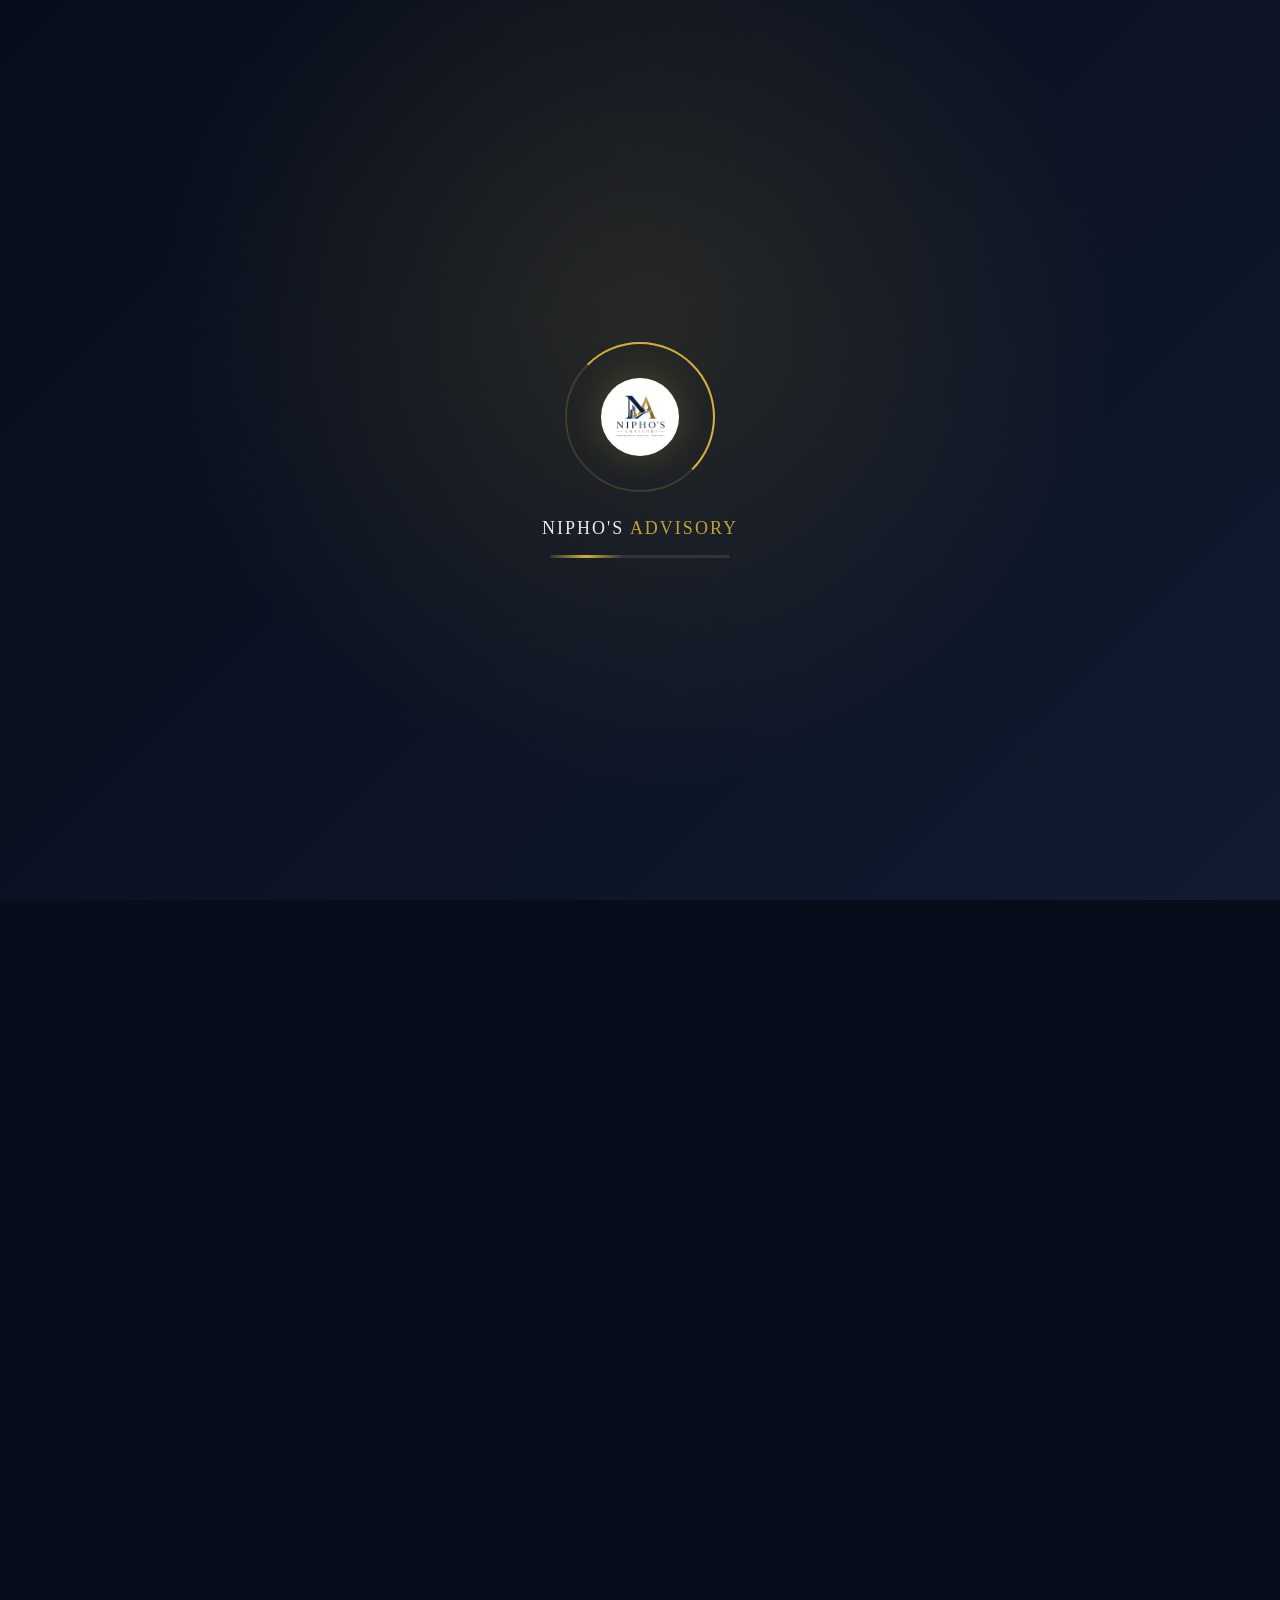
<file: index.html>
<!DOCTYPE html>
<html lang="en">
<head>
  <meta charset="UTF-8" />
  <meta name="viewport" content="width=device-width, initial-scale=1.0" />
  <title>Nipho's Advisory | Accounting, Tax & Business Solutions</title>
  <meta name="description" content="Nipho's Advisory - Accounting, Tax, Company Registration and Business Advisory Services">
  <meta name="theme-color" content="#0d1b2a">

  <!-- Open Graph / Facebook, WhatsApp, LinkedIn -->
  <meta property="og:type" content="website">
  <meta property="og:url" content="https://www.niphosadvisory.co.za">
  <meta property="og:title" content="Nipho's Advisory | Accounting, Tax & Business Solutions">
  <meta property="og:description" content="Professional Accounting, Tax, CIPC, Payroll and Business Advisory Services.">
  <meta property="og:image" content="https://www.niphosadvisory.co.za/assets/logo.png">
  <meta property="og:image:width" content="512">
  <meta property="og:image:height" content="512">

  <!-- Twitter / X Card -->
  <meta name="twitter:card" content="summary">
  <meta name="twitter:title" content="Nipho's Advisory | Accounting, Tax & Business Solutions">
  <meta name="twitter:description" content="Professional Accounting, Tax, CIPC, Payroll and Business Advisory Services.">
  <meta name="twitter:image" content="https://www.niphosadvisory.co.za/assets/logo.png">

  <link rel="icon" type="image/png" href="assets/logo.png">

  <style>
    * { margin: 0; padding: 0; box-sizing: border-box; }
    html { scroll-behavior: smooth; }
    body {
      font-family: Arial, Helvetica, sans-serif;
      background: #070d1b;
      color: #ffffff;
      overflow-x: hidden;
    }
    h1, h2, h3 { font-family: Georgia, 'Times New Roman', serif; }

    :root {
      --navy: #070d1b;
      --navy2: #101a2d;
      --gold: #d4af37;
      --soft: #c6ccd8;
      --muted: #9fa7b8;
      --white: #ffffff;
    }

    header {
      width: 100%;
      position: fixed;
      top: 0;
      left: 0;
      z-index: 1000;
      background: rgba(7, 13, 27, 0.9);
      backdrop-filter: blur(14px);
      border-bottom: 1px solid rgba(212, 175, 55, 0.25);
    }
    .navbar {
      max-width: 1250px;
      margin: auto;
      padding: 15px 24px;
      display: flex;
      align-items: center;
      justify-content: space-between;
    }
    .logo-area {
      display: flex;
      align-items: center;
      gap: 12px;
      text-decoration: none;
      color: var(--white);
    }
    .logo-area img {
      width: 56px;
      height: 56px;
      border-radius: 50%;
      object-fit: contain;
      background: #ffffff;
      padding: 4px;
      box-shadow: 0 0 30px rgba(212,175,55,.18);
    }
    .logo-area span {
      font-family: Georgia, 'Times New Roman', serif;
      font-size: 24px;
      font-weight: bold;
      letter-spacing: 1px;
    }
    nav ul {
      list-style: none;
      display: flex;
      align-items: center;
      gap: 28px;
    }
    nav a {
      text-decoration: none;
      color: var(--white);
      font-weight: 700;
      font-size: 15px;
      transition: 0.3s ease;
    }
    nav a:hover, nav a.active { color: var(--gold); }

    .hero {
      min-height: 100vh;
      padding: 125px 24px 80px;
      position: relative;
      display: flex;
      align-items: center;
      background:
        radial-gradient(circle at 78% 40%, rgba(212,175,55,.22), transparent 24%),
        radial-gradient(circle at 18% 28%, rgba(255,255,255,.08), transparent 25%),
        linear-gradient(135deg, #070d1b 0%, #0b1324 48%, #111b30 100%);
    }
    .hero::before {
      content: '';
      position: absolute;
      inset: 0;
      background-image: linear-gradient(rgba(255,255,255,.035) 1px, transparent 1px), linear-gradient(90deg, rgba(255,255,255,.035) 1px, transparent 1px);
      background-size: 48px 48px;
      mask-image: linear-gradient(to bottom, black, transparent 85%);
      pointer-events: none;
    }
    .hero-container {
      max-width: 1250px;
      width: 100%;
      margin: auto;
      display: grid;
      grid-template-columns: 1.08fr .92fr;
      align-items: center;
      gap: 55px;
      position: relative;
      z-index: 2;
    }
    .eyebrow {
      display: inline-flex;
      align-items: center;
      gap: 10px;
      background: rgba(212,175,55,.1);
      border: 1px solid rgba(212,175,55,.3);
      color: var(--gold);
      padding: 9px 14px;
      border-radius: 50px;
      font-size: 12px;
      letter-spacing: 3px;
      text-transform: uppercase;
      font-weight: 800;
      margin-bottom: 22px;
    }
    .hero h1 {
      font-size: clamp(45px, 6vw, 76px);
      line-height: 1.02;
      margin-bottom: 24px;
      max-width: 760px;
    }
    .hero h1 span { color: var(--gold); }
    .hero p {
      color: var(--soft);
      font-size: 19px;
      line-height: 1.85;
      margin-bottom: 32px;
      max-width: 720px;
    }
    .hero-buttons {
      display: flex;
      gap: 16px;
      flex-wrap: wrap;
      margin-bottom: 38px;
    }
    .btn {
      display: inline-block;
      padding: 14px 30px;
      border-radius: 40px;
      text-decoration: none;
      font-weight: 900;
      transition: 0.3s ease;
    }
    .btn-primary { background: var(--gold); color: var(--navy); }
    .btn-secondary { border: 1px solid rgba(212,175,55,.75); color: var(--white); }
    .btn:hover { transform: translateY(-3px); box-shadow: 0 14px 35px rgba(212,175,55,.2); }

    .trust-row {
      display: grid;
      grid-template-columns: repeat(3, 1fr);
      gap: 14px;
      max-width: 690px;
    }
    .trust-card {
      background: rgba(255,255,255,.055);
      border: 1px solid rgba(212,175,55,.18);
      border-radius: 18px;
      padding: 18px;
      backdrop-filter: blur(8px);
    }
    .trust-card strong {
      display: block;
      color: var(--gold);
      font-size: 24px;
      margin-bottom: 3px;
      font-family: Georgia, 'Times New Roman', serif;
    }
    .trust-card span { color: var(--muted); font-size: 13px; }

    .visual-wrap {
      position: relative;
      min-height: 520px;
      display: flex;
      align-items: center;
      justify-content: center;
    }
    .logo-orbit {
      width: 385px;
      height: 385px;
      border-radius: 50%;
      background: rgba(255,255,255,.96);
      display: flex;
      align-items: center;
      justify-content: center;
      border: 2px solid rgba(212,175,55,.55);
      box-shadow: 0 35px 90px rgba(0,0,0,.45), 0 0 60px rgba(212,175,55,.16);
      position: relative;
      z-index: 2;
    }
    .logo-orbit img { width: 84%; object-fit: contain; }
    .floating-card {
      position: absolute;
      background: rgba(16,26,45,.92);
      border: 1px solid rgba(212,175,55,.28);
      border-radius: 18px;
      padding: 16px 18px;
      box-shadow: 0 18px 40px rgba(0,0,0,.28);
      width: 215px;
    }
    .floating-card h3 { font-size: 18px; margin-bottom: 4px; }
    .floating-card p { color: var(--muted); font-size: 13px; line-height: 1.5; margin: 0; }
    .card-one { top: 42px; left: 0; }
    .card-two { right: 0; top: 170px; }
    .card-three { left: 45px; bottom: 45px; }

    .intro-section {
      padding: 80px 24px;
      background: #ffffff;
      color: var(--navy);
    }
    .container { max-width: 1250px; margin: auto; }
    .intro-grid {
      display: grid;
      grid-template-columns: .95fr 1.05fr;
      gap: 40px;
      align-items: center;
    }
    .section-label {
      color: #b88a2b;
      text-transform: uppercase;
      letter-spacing: 3px;
      font-weight: 900;
      font-size: 13px;
      margin-bottom: 10px;
    }
    .intro-section h2 {
      font-size: 44px;
      line-height: 1.12;
      margin-bottom: 18px;
    }
    .intro-section p {
      color: #4e5868;
      font-size: 17px;
      line-height: 1.8;
      margin-bottom: 18px;
    }
    .feature-list {
      display: grid;
      gap: 14px;
    }
    .feature-item {
      background: #f5f7fb;
      border-left: 5px solid var(--gold);
      border-radius: 14px;
      padding: 18px 20px;
    }
    .feature-item h3 { font-size: 21px; margin-bottom: 5px; }
    .feature-item p { margin: 0; font-size: 15px; }

    .services-preview {
      padding: 80px 24px;
      background: #070d1b;
    }
    .center-title { text-align: center; margin-bottom: 44px; }
    .center-title h2 { font-size: 44px; margin-bottom: 10px; }
    .center-title p { color: var(--gold); text-transform: uppercase; letter-spacing: 2px; font-weight: 800; }
    .preview-grid {
      display: grid;
      grid-template-columns: repeat(4, 1fr);
      gap: 20px;
    }
    .preview-card {
      background: var(--navy2);
      border: 1px solid rgba(212,175,55,.22);
      border-radius: 22px;
      padding: 28px 22px;
      min-height: 230px;
      transition: .3s ease;
    }
    .preview-card:hover { transform: translateY(-8px); border-color: rgba(212,175,55,.7); }
    .icon-box {
      width: 54px;
      height: 54px;
      border-radius: 16px;
      background: linear-gradient(135deg, var(--gold), #765f19);
      color: var(--navy);
      display: grid;
      place-items: center;
      font-size: 24px;
      margin-bottom: 20px;
    }
    .preview-card h3 { font-size: 24px; margin-bottom: 12px; }
    .preview-card p { color: var(--muted); line-height: 1.7; font-size: 15px; }

    .cta-section {
      padding: 80px 24px;
      background: linear-gradient(135deg, #d4af37, #8d6c16);
      color: var(--navy);
      text-align: center;
    }
    .cta-section h2 { font-size: 46px; margin-bottom: 14px; }
    .cta-section p { max-width: 760px; margin: 0 auto 28px; font-size: 18px; line-height: 1.8; }
    .cta-section .btn { background: var(--navy); color: #ffffff; }

    footer {
      padding: 26px 24px;
      text-align: center;
      color: #aeb6c5;
      background: #050915;
      border-top: 1px solid rgba(212,175,55,.18);
    }

    @media (max-width: 980px) {
      .navbar { flex-direction: column; gap: 14px; }
      nav ul { gap: 16px; flex-wrap: wrap; justify-content: center; }
      .hero-container, .intro-grid { grid-template-columns: 1fr; text-align: center; }
      .hero-content { margin: auto; }
      .hero-buttons { justify-content: center; }
      .trust-row, .preview-grid { grid-template-columns: 1fr; }
      .visual-wrap { min-height: auto; margin-top: 20px; }
      .logo-orbit { width: 280px; height: 280px; }
      .floating-card { position: static; width: 100%; margin-top: 14px; }
      .visual-wrap { display: grid; gap: 12px; }
    }
    #preloader{
      position:fixed;
      inset:0;
      background:
        radial-gradient(circle at 50% 35%, rgba(212,175,55,.14), transparent 55%),
        linear-gradient(135deg, #070d1b 0%, #0b1324 50%, #111b30 100%);
      display:flex;
      flex-direction:column;
      justify-content:center;
      align-items:center;
      z-index:99999;
      transition: opacity .6s ease, visibility .6s ease;
    }
    #preloader.hidden{
      opacity:0;
      visibility:hidden;
      pointer-events:none;
    }
    .preloader-ring{
      position:relative;
      width:150px;
      height:150px;
      display:flex;
      align-items:center;
      justify-content:center;
      margin-bottom:26px;
    }
    .preloader-ring::before{
      content:'';
      position:absolute;
      inset:0;
      border-radius:50%;
      border:2px solid rgba(212,175,55,.18);
    }
    .preloader-ring::after{
      content:'';
      position:absolute;
      inset:0;
      border-radius:50%;
      border:2px solid transparent;
      border-top-color: var(--gold);
      border-right-color: var(--gold);
      animation: spin 1.1s linear infinite;
    }
    #preloader img{
      width:78px;
      height:78px;
      border-radius:50%;
      background:#ffffff;
      padding:6px;
      object-fit:contain;
      box-shadow: 0 0 35px rgba(212,175,55,.25);
      animation:pulse 1.6s ease-in-out infinite;
      position:relative;
      z-index:2;
    }
    .preloader-text{
      font-family: Georgia, 'Times New Roman', serif;
      color: var(--white);
      font-size:18px;
      letter-spacing:2px;
      margin-bottom:16px;
      opacity:.9;
    }
    .preloader-text span{ color: var(--gold); }
    .preloader-bar{
      width:180px;
      height:3px;
      border-radius:3px;
      background: rgba(255,255,255,.1);
      overflow:hidden;
    }
    .preloader-bar::after{
      content:'';
      display:block;
      width:40%;
      height:100%;
      background: linear-gradient(90deg, transparent, var(--gold), transparent);
      animation: loadbar 3.00s ease-in-out infinite;
    }
    @keyframes loadbar{
      0%{ transform: translateX(-100%); }
      100%{ transform: translateX(350%); }
    }
    @keyframes spin{
      to{ transform: rotate(360deg); }
    }
    @keyframes pulse{
      0%{ transform:scale(.95); opacity:.85; }
      50%{ transform:scale(1.05); opacity:1; }
      100%{ transform:scale(.95); opacity:.85; }
    }
    body.preload-active{
      overflow:hidden;
    }
    main, header, footer{
      opacity:0;
      transition: opacity .7s ease;
    }
    body.content-ready main,
    body.content-ready header,
    body.content-ready footer{
      opacity:1;
    }
  </style>
</head>
<body class="preload-active">

  <div id="preloader">
    <div class="preloader-ring">
      <img src="assets/logo.png" alt="Nipho's Advisory">
    </div>
    <div class="preloader-text">NIPHO'S <span>ADVISORY</span></div>
    <div class="preloader-bar"></div>
  </div>

  <header>
    <div class="navbar">
      <a href="index.html" class="logo-area">
        <img src="assets/logo.png" alt="Nipho's Advisory Logo">
        <span>Nipho's Advisory</span>
      </a>

      <nav>
        <ul>
          <li><a href="index.html" class="active">Home</a></li>
          <li><a href="services.html">Services & Pricing</a></li>
          <li><a href="quote.html">Get a Quote</a></li>
          <li><a href="it-support.html">IT Support</a></li>
          <li><a href="about.html">About</a></li>
          <li><a href="contact.html">Contact</a></li>
        </ul>
      </nav>
    </div>
  </header>

  <main>
    <section class="hero">
      <div class="hero-container">
        <div class="hero-content">
          <div class="eyebrow">Premium business support</div>
          <h1>Build a business image that looks <span>professional, trusted, and ready to grow.</span></h1>
          <p>
            Nipho's Advisory helps entrepreneurs, startups, and established businesses with corporate advisory,
            branding, graphic design, professional documents, websites, printing, and merchandise solutions.
          </p>

          <div class="hero-buttons">
            <a href="services.html" class="btn btn-primary">Explore Our Services</a>
            <a href="contact.html" class="btn btn-secondary">Request a Quote</a>
          </div>

          <div class="trust-row">
            <div class="trust-card"><strong>01</strong><span>Corporate matters handled professionally</span></div>
            <div class="trust-card"><strong>02</strong><span>Brand identity built with purpose</span></div>
            <div class="trust-card"><strong>03</strong><span>Designs prepared for digital and print</span></div>
          </div>
        </div>

        <div class="visual-wrap">
          <div class="floating-card card-one"><h3>Corporate Advisory</h3><p>Compliance support, proposals, company profiles, and business documents.</p></div>
          <div class="logo-orbit"><img src="assets/logo.png" alt="Nipho's Advisory Logo"></div>
          <div class="floating-card card-two"><h3>Brand Identity</h3><p>Logo design, brand refresh, visual identity, and corporate stationery.</p></div>
          <div class="floating-card card-three"><h3>Design & Printing</h3><p>Posters, websites, business cards, merchandise, and print coordination.</p></div>
        </div>
      </div>
    </section>

    <section class="intro-section">
      <div class="container intro-grid">
        <div>
          <div class="section-label">Why choose us</div>
          <h2>We help your business look serious before you even speak.</h2>
          <p>
            A strong business image makes clients trust you faster. We combine corporate support with creative design
            so your company can present itself professionally across documents, social media, websites, proposals,
            printing, and branded materials.
          </p>
          <p>
            Whether you need a company profile, a logo, a proposal, a website, business cards, or a full brand package,
            we help you create material that is clean, premium, and ready for real business use.
          </p>
          <a href="about.html" class="btn btn-primary">Learn More</a>
        </div>

        <div class="feature-list">
          <div class="feature-item">
            <h3>Professional Presentation</h3>
            <p>We create clean and premium business material that improves how people see your company.</p>
          </div>
          <div class="feature-item">
            <h3>Business Support</h3>
            <p>We assist with company profiles, proposals, compliance support, policies, and business planning.</p>
          </div>
          <div class="feature-item">
            <h3>Complete Brand Image</h3>
            <p>From logos to websites, stationery, posters, merchandise, and printing coordination.</p>
          </div>
        </div>
      </div>
    </section>

    <section class="services-preview">
      <div class="container">
        <div class="center-title">
          <h2>What We Do</h2>
          <p>Corporate matters • Brand image • Lasting impact</p>
        </div>

        <div class="preview-grid">
          <div class="preview-card">
            <div class="icon-box">▣</div>
            <h3>Corporate & Business Advisory</h3>
            <p>Company registration assistance, business compliance support, proposals, company profiles, policies, and startup advisory.</p>
          </div>

          <div class="preview-card">
            <div class="icon-box">◆</div>
            <h3>Branding & Corporate Identity</h3>
            <p>Logo design, brand strategy, visual identity packages, corporate stationery, slogans, and email signatures.</p>
          </div>

          <div class="preview-card">
            <div class="icon-box">✦</div>
            <h3>Graphic & Digital Design</h3>
            <p>Business cards, posters, letterheads, brochures, banners, packaging, presentation decks, and website design.</p>
          </div>

          <div class="preview-card">
            <div class="icon-box">●</div>
            <h3>Printing & Merchandise</h3>
            <p>Branded T-shirts, promotional merchandise, custom packaging, corporate gifts, and printing coordination.</p>
          </div>
        </div>
      </div>
    </section>

    <section class="cta-section">
      <div class="container">
        <h2>Ready to upgrade your business image?</h2>
        <p>
          Tell us what you need and we will help you choose the right service package for your company, brand, or project.
        </p>
        <a href="quote.html" class="btn">Start Your Project</a>
      </div>
    </section>
  </main>

  <footer>
    <p>© 2026 Nipho's Advisory. Corporate Matters. Brand Image. Lasting Impact.</p>
  </footer>

  <script>
    (function () {
      var MIN_DISPLAY = 2000; // minimum time the loading screen stays visible
      var start = Date.now();
      var preloader = document.getElementById('preloader');
      var body = document.body;

      function reveal() {
        var elapsed = Date.now() - start;
        var wait = Math.max(MIN_DISPLAY - elapsed, 0);
        setTimeout(function () {
          if (preloader) preloader.classList.add('hidden');
          body.classList.remove('preload-active');
          body.classList.add('content-ready');
        }, wait);
      }

      if (document.readyState === 'complete') {
        reveal();
      } else {
        window.addEventListener('load', reveal);
      }
    })();
  </script>

</body>
</html>
</file>
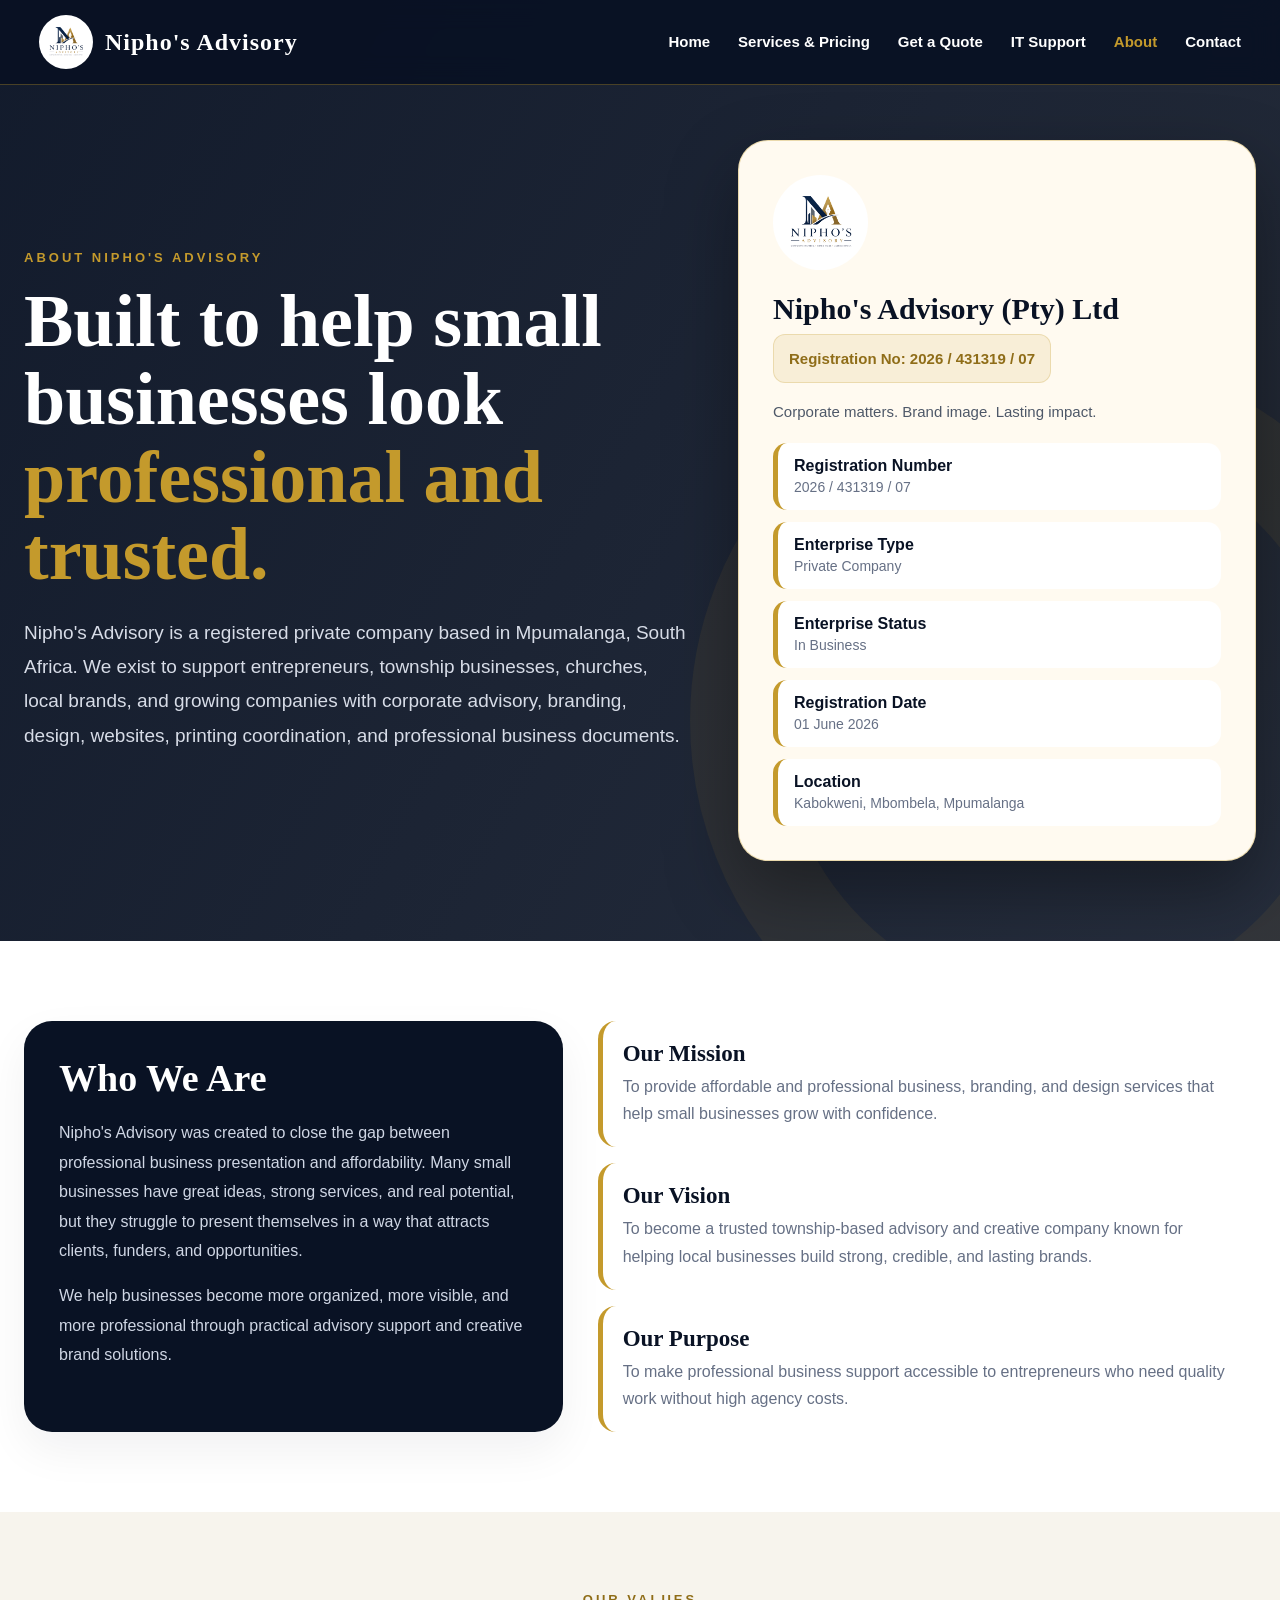
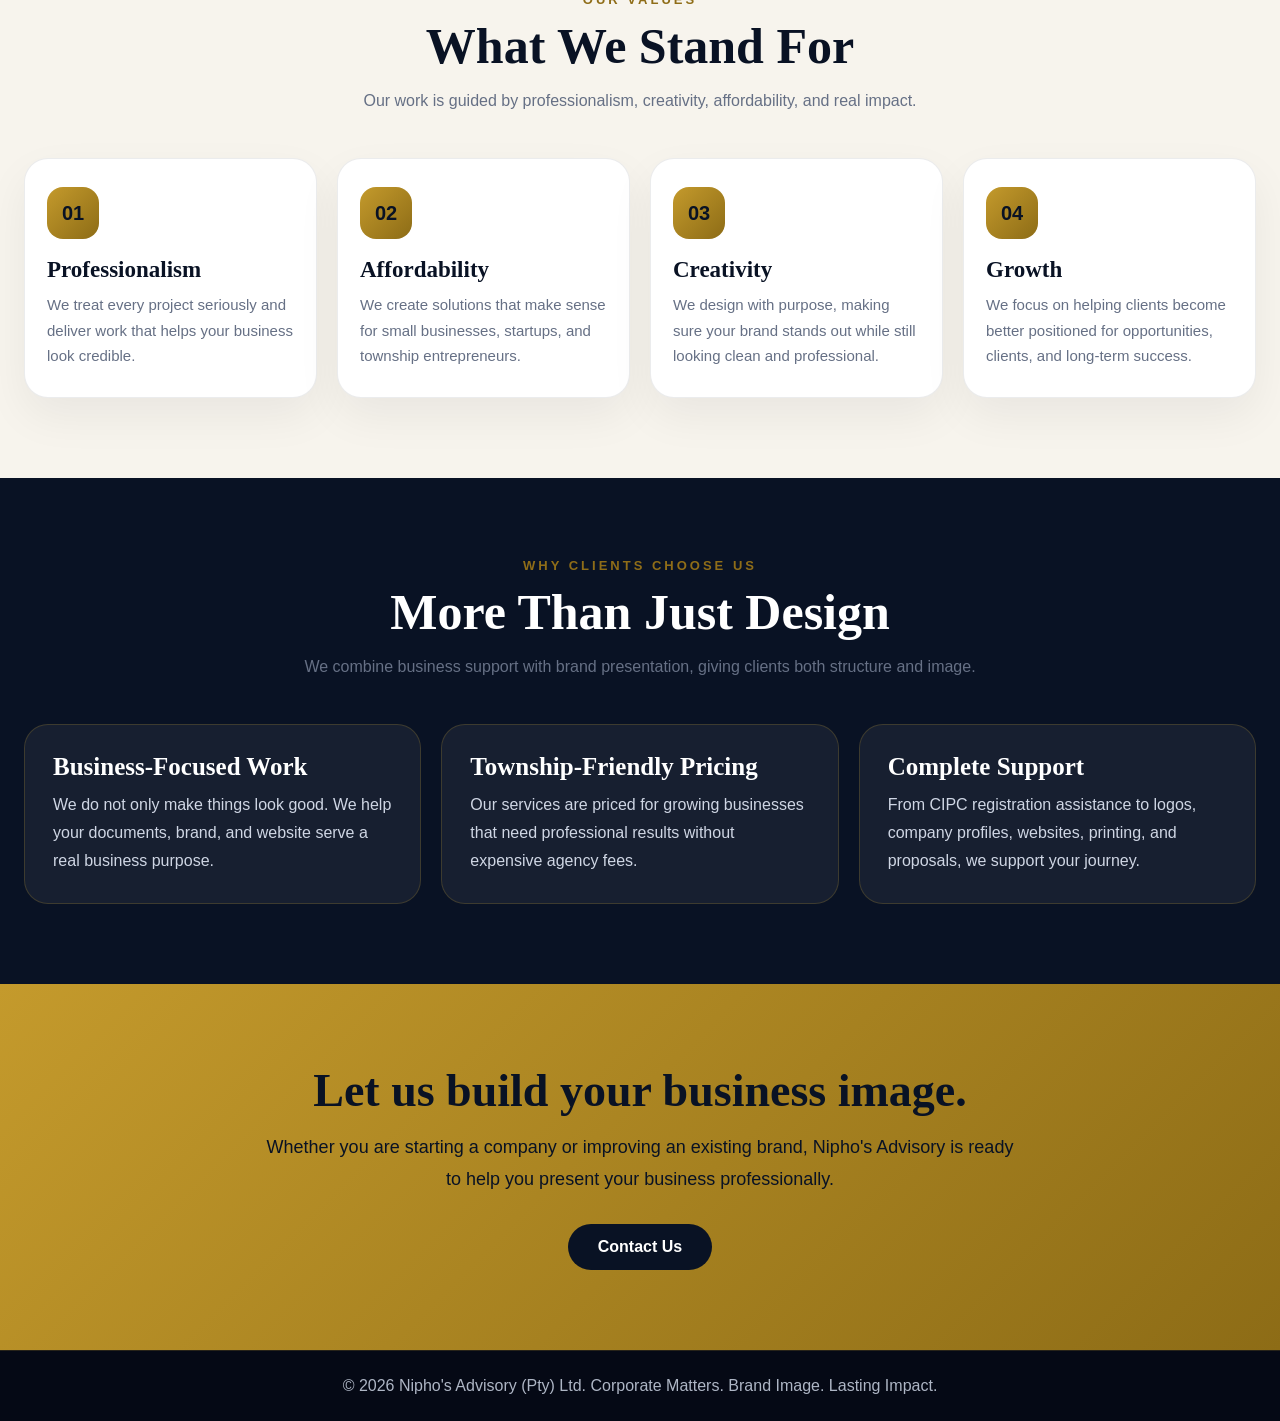
<file: about.html>
<!DOCTYPE html>
<html lang="en">
<head>
  <meta charset="UTF-8" />
  <meta name="viewport" content="width=device-width, initial-scale=1.0" />
  <title>Nipho's Advisory | About</title>

  <style>
    * { margin: 0; padding: 0; box-sizing: border-box; }
    html { scroll-behavior: smooth; }
    body {
      font-family: Arial, Helvetica, sans-serif;
      background: #f7f4ed;
      color: #091224;
      overflow-x: hidden;
    }
    h1, h2, h3 { font-family: Georgia, 'Times New Roman', serif; }

    :root {
      --navy: #091224;
      --navy2: #121d33;
      --cream: #f7f4ed;
      --cream2: #fffaf0;
      --gold: #c49a2c;
      --gold2: #8f6d18;
      --text: #263142;
      --muted: #667085;
      --white: #ffffff;
    }

    header {
      width: 100%;
      position: fixed;
      top: 0;
      left: 0;
      z-index: 1000;
      background: rgba(9, 18, 36, 0.94);
      backdrop-filter: blur(14px);
      border-bottom: 1px solid rgba(196, 154, 44, 0.35);
    }

    .navbar {
      max-width: 1250px;
      margin: auto;
      padding: 15px 24px;
      display: flex;
      align-items: center;
      justify-content: space-between;
    }

    .logo-area {
      display: flex;
      align-items: center;
      gap: 12px;
      text-decoration: none;
      color: var(--white);
    }

    .logo-area img {
      width: 54px;
      height: 54px;
      border-radius: 50%;
      object-fit: contain;
      background: #ffffff;
      padding: 4px;
    }

    .logo-area span {
      font-family: Georgia, 'Times New Roman', serif;
      font-size: 24px;
      font-weight: bold;
      letter-spacing: 1px;
    }

    nav ul {
      list-style: none;
      display: flex;
      align-items: center;
      gap: 28px;
    }

    nav a {
      text-decoration: none;
      color: var(--white);
      font-weight: 700;
      font-size: 15px;
      transition: 0.3s ease;
    }

    nav a:hover, nav a.active { color: var(--gold); }

    .hero {
      min-height: 78vh;
      padding: 140px 24px 80px;
      background:
        linear-gradient(120deg, rgba(9,18,36,.96), rgba(9,18,36,.88)),
        radial-gradient(circle at right, rgba(196,154,44,.32), transparent 35%);
      color: white;
      display: flex;
      align-items: center;
      position: relative;
      overflow: hidden;
    }

    .hero::after {
      content: '';
      position: absolute;
      width: 560px;
      height: 560px;
      right: -150px;
      bottom: -150px;
      border-radius: 50%;
      border: 90px solid rgba(196,154,44,.08);
    }

    .hero-inner {
      max-width: 1250px;
      margin: auto;
      display: grid;
      grid-template-columns: 1fr .78fr;
      gap: 50px;
      align-items: center;
      position: relative;
      z-index: 2;
    }

    .eyebrow {
      display: inline-block;
      color: var(--gold);
      text-transform: uppercase;
      letter-spacing: 3px;
      font-weight: 900;
      font-size: 13px;
      margin-bottom: 18px;
    }

    .hero h1 {
      font-size: clamp(42px, 6vw, 74px);
      line-height: 1.05;
      margin-bottom: 22px;
    }

    .hero h1 span { color: var(--gold); }

    .hero p {
      color: #d7dce7;
      font-size: 19px;
      line-height: 1.8;
      max-width: 780px;
    }

    .profile-card {
      background: var(--cream2);
      color: var(--navy);
      border-radius: 30px;
      padding: 34px;
      box-shadow: 0 30px 70px rgba(0,0,0,.35);
      border: 1px solid rgba(196,154,44,.35);
    }

    .profile-card img {
      width: 95px;
      height: 95px;
      object-fit: contain;
      background: white;
      border-radius: 50%;
      padding: 6px;
      margin-bottom: 18px;
    }

    .profile-card h3 { font-size: 30px; margin-bottom: 8px; }
    .profile-card p { color: #4e5868; font-size: 15px; margin-bottom: 18px; }

    .company-reg {
      display: inline-block;
      background: rgba(196,154,44,.12);
      color: var(--gold2) !important;
      border: 1px solid rgba(196,154,44,.25);
      padding: 10px 15px;
      border-radius: 12px;
      font-weight: 900;
      margin-bottom: 15px !important;
    }

    .detail-row {
      display: grid;
      gap: 12px;
      margin-top: 18px;
    }

    .detail {
      background: #ffffff;
      border-radius: 14px;
      padding: 14px 16px;
      border-left: 5px solid var(--gold);
    }

    .detail strong {
      display: block;
      color: var(--navy);
      margin-bottom: 3px;
    }

    .detail span { color: var(--muted); font-size: 14px; }

    section { padding: 80px 24px; }
    .container { max-width: 1250px; margin: auto; }

    .section-title {
      text-align: center;
      margin-bottom: 44px;
    }

    .section-title .small {
      color: var(--gold2);
      text-transform: uppercase;
      letter-spacing: 3px;
      font-weight: 900;
      font-size: 13px;
      margin-bottom: 10px;
    }

    .section-title h2 {
      font-size: clamp(34px, 4vw, 50px);
      margin-bottom: 12px;
    }

    .section-title p {
      color: var(--muted);
      max-width: 780px;
      margin: auto;
      line-height: 1.7;
    }

    .story-section { background: #ffffff; }

    .story-grid {
      display: grid;
      grid-template-columns: .9fr 1.1fr;
      gap: 35px;
      align-items: stretch;
    }

    .story-box {
      background: var(--cream2);
      border-radius: 28px;
      padding: 34px;
      border: 1px solid rgba(9,18,36,.08);
      box-shadow: 0 18px 45px rgba(9,18,36,.06);
    }

    .story-box.dark {
      background: var(--navy);
      color: #ffffff;
    }

    .story-box h2 {
      font-size: 38px;
      margin-bottom: 18px;
    }

    .story-box p {
      color: #556071;
      line-height: 1.85;
      margin-bottom: 15px;
      font-size: 16px;
    }

    .story-box.dark p { color: #cfd6e4; }

    .highlight-list {
      display: grid;
      gap: 16px;
    }

    .highlight-item {
      background: #ffffff;
      border-radius: 18px;
      padding: 20px;
      border-left: 5px solid var(--gold);
    }

    .highlight-item h3 {
      font-size: 23px;
      margin-bottom: 6px;
    }

    .highlight-item p {
      color: var(--muted);
      line-height: 1.7;
    }

    .values-section { background: var(--cream); }

    .values-grid {
      display: grid;
      grid-template-columns: repeat(4, 1fr);
      gap: 20px;
    }

    .value-card {
      background: #ffffff;
      border-radius: 24px;
      padding: 28px 22px;
      border: 1px solid rgba(9,18,36,.08);
      box-shadow: 0 18px 45px rgba(9,18,36,.06);
      transition: .3s ease;
    }

    .value-card:hover {
      transform: translateY(-7px);
    }

    .value-card strong {
      width: 52px;
      height: 52px;
      border-radius: 16px;
      background: linear-gradient(135deg, var(--gold), #8d6c16);
      display: grid;
      place-items: center;
      color: var(--navy);
      margin-bottom: 18px;
      font-size: 20px;
    }

    .value-card h3 {
      font-size: 23px;
      margin-bottom: 9px;
    }

    .value-card p {
      color: var(--muted);
      line-height: 1.7;
      font-size: 15px;
    }

    .why-section {
      background: var(--navy);
      color: white;
    }

    .why-grid {
      display: grid;
      grid-template-columns: repeat(3, 1fr);
      gap: 20px;
    }

    .why-card {
      background: rgba(255,255,255,.06);
      border: 1px solid rgba(196,154,44,.22);
      border-radius: 24px;
      padding: 28px;
    }

    .why-card h3 {
      font-size: 25px;
      margin-bottom: 10px;
    }

    .why-card p {
      color: #cfd6e4;
      line-height: 1.75;
    }

    .cta-section {
      background: linear-gradient(135deg, var(--gold), #8d6c16);
      color: var(--navy);
      text-align: center;
    }

    .cta-section h2 { font-size: 46px; margin-bottom: 14px; }
    .cta-section p { max-width: 760px; margin: 0 auto 28px; font-size: 18px; line-height: 1.8; }

    .btn {
      display: inline-block;
      padding: 14px 30px;
      border-radius: 40px;
      text-decoration: none;
      font-weight: 900;
      background: var(--navy);
      color: #ffffff;
      transition: .3s ease;
    }

    .btn:hover { transform: translateY(-3px); box-shadow: 0 14px 35px rgba(0,0,0,.2); }

    footer {
      padding: 26px 24px;
      text-align: center;
      color: #aeb6c5;
      background: #050915;
      border-top: 1px solid rgba(196,154,44,.18);
    }

    @media (max-width: 980px) {
      .navbar { flex-direction: column; gap: 14px; }
      nav ul { gap: 16px; flex-wrap: wrap; justify-content: center; }
      .hero-inner, .story-grid, .why-grid { grid-template-columns: 1fr; }
      .values-grid { grid-template-columns: repeat(2, 1fr); }
    }

    @media (max-width: 650px) {
      .values-grid { grid-template-columns: 1fr; }
      .profile-card, .story-box { padding: 24px; }
    }
  </style>
</head>
<body>

  <header>
    <div class="navbar">
      <a href="index.html" class="logo-area">
        <img src="assets/logo.png" alt="Nipho's Advisory Logo">
        <span>Nipho's Advisory</span>
      </a>

      <nav>
        <ul>
          <li><a href="index.html">Home</a></li>
          <li><a href="services.html">Services & Pricing</a></li>
          <li><a href="quote.html">Get a Quote</a></li>
          <li><a href="it-support.html">IT Support</a></li>
          <li><a href="about.html" class="active">About</a></li>
          <li><a href="contact.html">Contact</a></li>
        </ul>
      </nav>
    </div>
  </header>

  <main>
    <section class="hero">
      <div class="hero-inner">
        <div>
          <div class="eyebrow">About Nipho's Advisory</div>
          <h1>Built to help small businesses look <span>professional and trusted.</span></h1>
          <p>
            Nipho's Advisory is a registered private company based in Mpumalanga, South Africa. We exist to support entrepreneurs, township businesses, churches, local brands, and growing companies with corporate advisory, branding, design, websites, printing coordination, and professional business documents.
          </p>
        </div>

        <div class="profile-card">
          <img src="assets/logo.png" alt="Nipho's Advisory Logo">
          <h3>Nipho's Advisory (Pty) Ltd</h3>
          <p class="company-reg">Registration No: 2026 / 431319 / 07</p>
          <p>Corporate matters. Brand image. Lasting impact.</p>
          <div class="detail-row">
            <div class="detail"><strong>Registration Number</strong><span>2026 / 431319 / 07</span></div>
            <div class="detail"><strong>Enterprise Type</strong><span>Private Company</span></div>
            <div class="detail"><strong>Enterprise Status</strong><span>In Business</span></div>
            <div class="detail"><strong>Registration Date</strong><span>01 June 2026</span></div>
            <div class="detail"><strong>Location</strong><span>Kabokweni, Mbombela, Mpumalanga</span></div>
          </div>
        </div>
      </div>
    </section>

    <section class="story-section">
      <div class="container story-grid">
        <div class="story-box dark">
          <h2>Who We Are</h2>
          <p>
            Nipho's Advisory was created to close the gap between professional business presentation and affordability. Many small businesses have great ideas, strong services, and real potential, but they struggle to present themselves in a way that attracts clients, funders, and opportunities.
          </p>
          <p>
            We help businesses become more organized, more visible, and more professional through practical advisory support and creative brand solutions.
          </p>
        </div>

        <div class="highlight-list">
          <div class="highlight-item">
            <h3>Our Mission</h3>
            <p>To provide affordable and professional business, branding, and design services that help small businesses grow with confidence.</p>
          </div>
          <div class="highlight-item">
            <h3>Our Vision</h3>
            <p>To become a trusted township-based advisory and creative company known for helping local businesses build strong, credible, and lasting brands.</p>
          </div>
          <div class="highlight-item">
            <h3>Our Purpose</h3>
            <p>To make professional business support accessible to entrepreneurs who need quality work without high agency costs.</p>
          </div>
        </div>
      </div>
    </section>

    <section class="values-section">
      <div class="container">
        <div class="section-title">
          <div class="small">Our values</div>
          <h2>What We Stand For</h2>
          <p>Our work is guided by professionalism, creativity, affordability, and real impact.</p>
        </div>

        <div class="values-grid">
          <div class="value-card">
            <strong>01</strong>
            <h3>Professionalism</h3>
            <p>We treat every project seriously and deliver work that helps your business look credible.</p>
          </div>
          <div class="value-card">
            <strong>02</strong>
            <h3>Affordability</h3>
            <p>We create solutions that make sense for small businesses, startups, and township entrepreneurs.</p>
          </div>
          <div class="value-card">
            <strong>03</strong>
            <h3>Creativity</h3>
            <p>We design with purpose, making sure your brand stands out while still looking clean and professional.</p>
          </div>
          <div class="value-card">
            <strong>04</strong>
            <h3>Growth</h3>
            <p>We focus on helping clients become better positioned for opportunities, clients, and long-term success.</p>
          </div>
        </div>
      </div>
    </section>

    <section class="why-section">
      <div class="container">
        <div class="section-title">
          <div class="small">Why clients choose us</div>
          <h2>More Than Just Design</h2>
          <p>We combine business support with brand presentation, giving clients both structure and image.</p>
        </div>

        <div class="why-grid">
          <div class="why-card">
            <h3>Business-Focused Work</h3>
            <p>We do not only make things look good. We help your documents, brand, and website serve a real business purpose.</p>
          </div>
          <div class="why-card">
            <h3>Township-Friendly Pricing</h3>
            <p>Our services are priced for growing businesses that need professional results without expensive agency fees.</p>
          </div>
          <div class="why-card">
            <h3>Complete Support</h3>
            <p>From CIPC registration assistance to logos, company profiles, websites, printing, and proposals, we support your journey.</p>
          </div>
        </div>
      </div>
    </section>

    <section class="cta-section">
      <div class="container">
        <h2>Let us build your business image.</h2>
        <p>Whether you are starting a company or improving an existing brand, Nipho's Advisory is ready to help you present your business professionally.</p>
        <a href="contact.html" class="btn">Contact Us</a>
      </div>
    </section>
  </main>

  <footer>
    <p>© 2026 Nipho's Advisory (Pty) Ltd. Corporate Matters. Brand Image. Lasting Impact.</p>
  </footer>

</body>
</html>
</file>
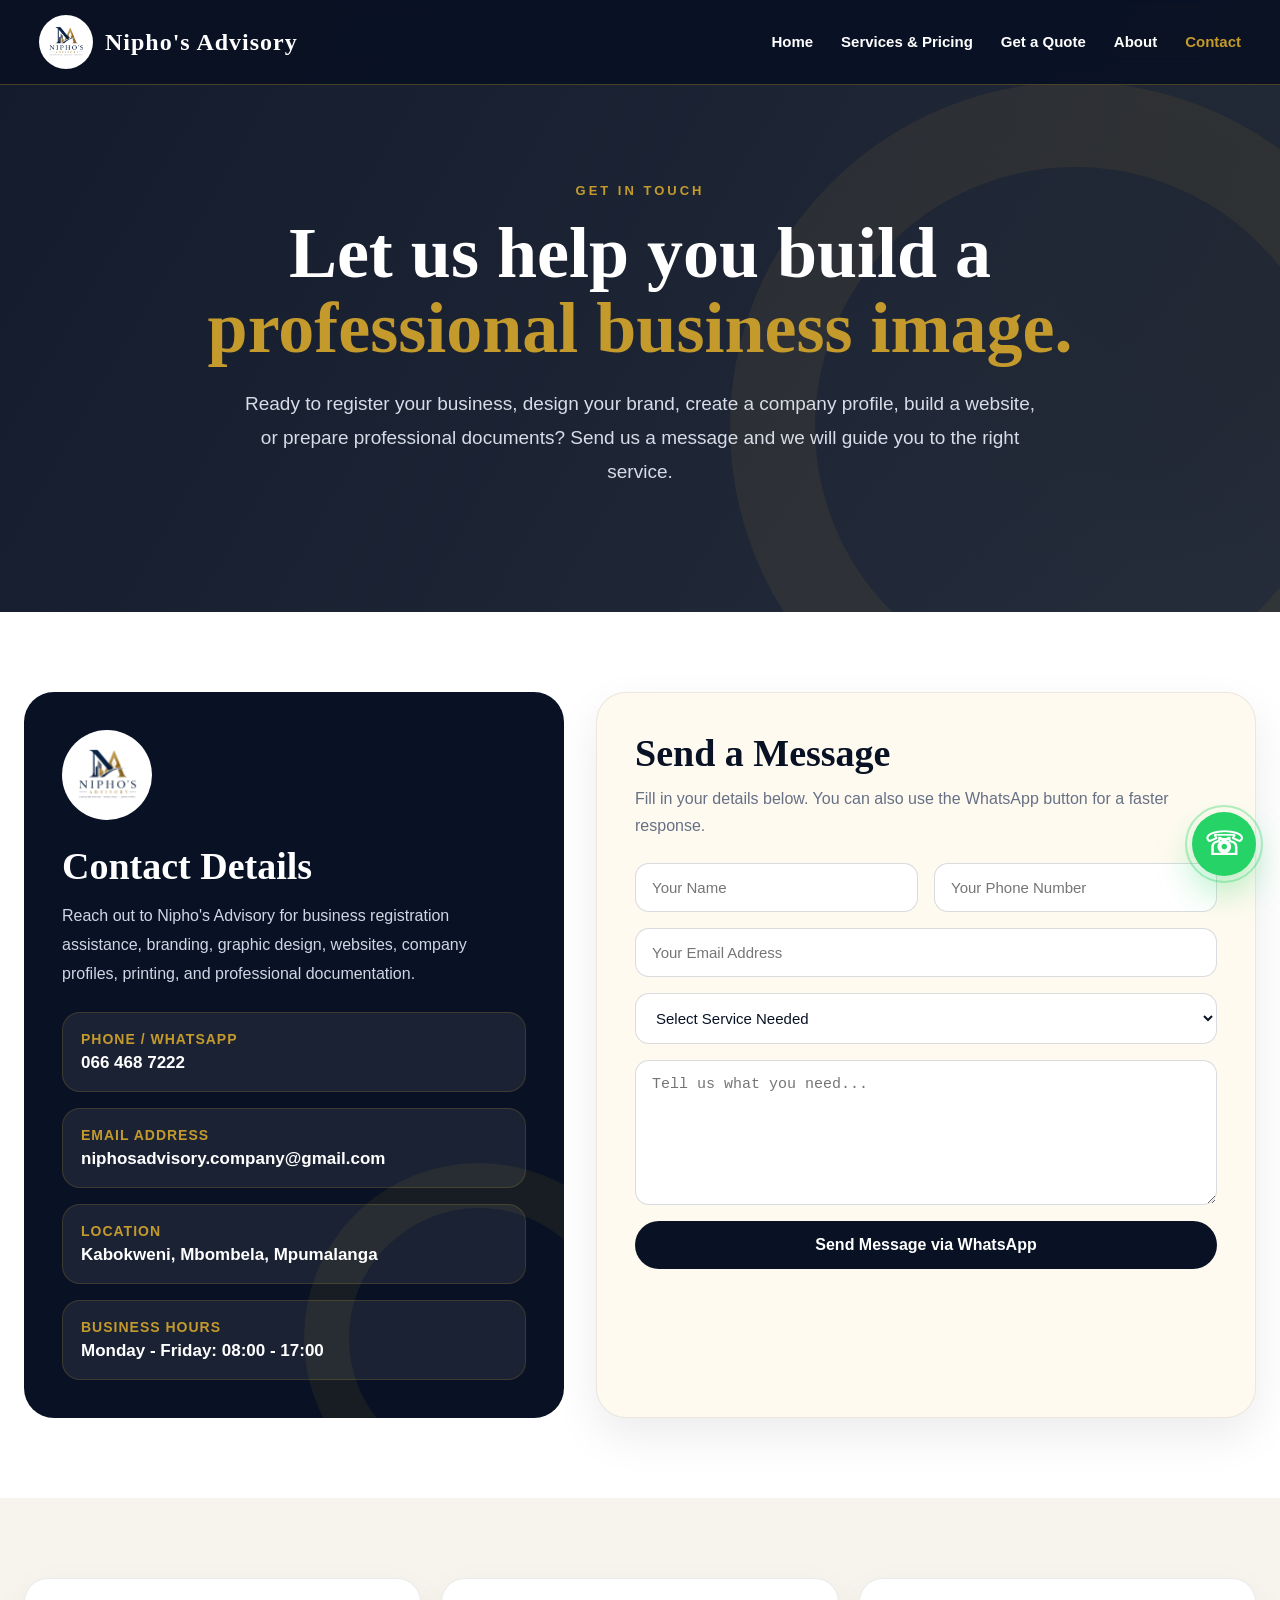
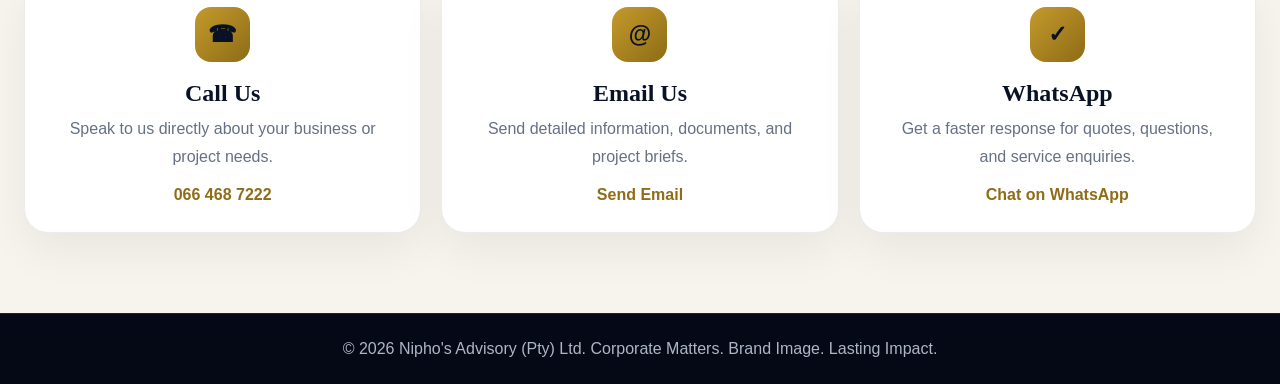
<file: contact.html>
<!DOCTYPE html>
<html lang="en">
<head>
  <meta charset="UTF-8" />
  <meta name="viewport" content="width=device-width, initial-scale=1.0" />
  <title>Nipho's Advisory | Contact</title>

  <style>
    * { margin: 0; padding: 0; box-sizing: border-box; }
    html { scroll-behavior: smooth; }
    body {
      font-family: Arial, Helvetica, sans-serif;
      background: #f7f4ed;
      color: #091224;
      overflow-x: hidden;
    }
    h1, h2, h3 { font-family: Georgia, 'Times New Roman', serif; }

    :root {
      --navy: #091224;
      --navy2: #121d33;
      --cream: #f7f4ed;
      --cream2: #fffaf0;
      --gold: #c49a2c;
      --gold2: #8f6d18;
      --text: #263142;
      --muted: #667085;
      --white: #ffffff;
      --whatsapp: #25d366;
    }

    header {
      width: 100%;
      position: fixed;
      top: 0;
      left: 0;
      z-index: 1000;
      background: rgba(9, 18, 36, 0.94);
      backdrop-filter: blur(14px);
      border-bottom: 1px solid rgba(196, 154, 44, 0.35);
    }

    .navbar {
      max-width: 1250px;
      margin: auto;
      padding: 15px 24px;
      display: flex;
      align-items: center;
      justify-content: space-between;
    }

    .logo-area {
      display: flex;
      align-items: center;
      gap: 12px;
      text-decoration: none;
      color: var(--white);
    }

    .logo-area img {
      width: 54px;
      height: 54px;
      border-radius: 50%;
      object-fit: contain;
      background: #ffffff;
      padding: 4px;
    }

    .logo-area span {
      font-family: Georgia, 'Times New Roman', serif;
      font-size: 24px;
      font-weight: bold;
      letter-spacing: 1px;
    }

    nav ul {
      list-style: none;
      display: flex;
      align-items: center;
      gap: 28px;
    }

    nav a {
      text-decoration: none;
      color: var(--white);
      font-weight: 700;
      font-size: 15px;
      transition: 0.3s ease;
    }

    nav a:hover, nav a.active { color: var(--gold); }

    .hero {
      min-height: 68vh;
      padding: 140px 24px 80px;
      background:
        linear-gradient(120deg, rgba(9,18,36,.96), rgba(9,18,36,.88)),
        radial-gradient(circle at right, rgba(196,154,44,.32), transparent 35%);
      color: white;
      display: flex;
      align-items: center;
      text-align: center;
      position: relative;
      overflow: hidden;
    }

    .hero::after {
      content: '';
      position: absolute;
      width: 520px;
      height: 520px;
      right: -140px;
      bottom: -160px;
      border-radius: 50%;
      border: 85px solid rgba(196,154,44,.08);
    }

    .hero-inner {
      max-width: 920px;
      margin: auto;
      position: relative;
      z-index: 2;
    }

    .eyebrow {
      color: var(--gold);
      text-transform: uppercase;
      letter-spacing: 3px;
      font-weight: 900;
      font-size: 13px;
      margin-bottom: 18px;
    }

    .hero h1 {
      font-size: clamp(42px, 6vw, 72px);
      line-height: 1.05;
      margin-bottom: 20px;
    }

    .hero h1 span { color: var(--gold); }

    .hero p {
      color: #d7dce7;
      font-size: 19px;
      line-height: 1.8;
      max-width: 800px;
      margin: auto;
    }

    section { padding: 80px 24px; }
    .container { max-width: 1250px; margin: auto; }

    .contact-section {
      background: #ffffff;
    }

    .contact-grid {
      display: grid;
      grid-template-columns: .9fr 1.1fr;
      gap: 32px;
      align-items: stretch;
    }

    .contact-info {
      background: var(--navy);
      color: white;
      border-radius: 30px;
      padding: 38px;
      position: relative;
      overflow: hidden;
    }

    .contact-info::after {
      content: '';
      position: absolute;
      width: 260px;
      height: 260px;
      border-radius: 50%;
      border: 45px solid rgba(196,154,44,.08);
      right: -90px;
      bottom: -95px;
    }

    .contact-info img {
      width: 90px;
      height: 90px;
      object-fit: contain;
      background: white;
      border-radius: 50%;
      padding: 6px;
      margin-bottom: 20px;
      position: relative;
      z-index: 2;
    }

    .contact-info h2 {
      font-size: 38px;
      margin-bottom: 14px;
      position: relative;
      z-index: 2;
    }

    .contact-info p {
      color: #cfd6e4;
      line-height: 1.8;
      margin-bottom: 24px;
      position: relative;
      z-index: 2;
    }

    .info-list {
      display: grid;
      gap: 16px;
      position: relative;
      z-index: 2;
    }

    .info-card {
      background: rgba(255,255,255,.07);
      border: 1px solid rgba(196,154,44,.2);
      border-radius: 18px;
      padding: 18px;
    }

    .info-card strong {
      display: block;
      color: var(--gold);
      margin-bottom: 6px;
      font-size: 14px;
      text-transform: uppercase;
      letter-spacing: 1px;
    }

    .info-card a,
    .info-card span {
      color: white;
      text-decoration: none;
      font-size: 17px;
      font-weight: 700;
    }

    .contact-form-box {
      background: var(--cream2);
      border-radius: 30px;
      padding: 38px;
      border: 1px solid rgba(9,18,36,.08);
      box-shadow: 0 18px 45px rgba(9,18,36,.08);
    }

    .contact-form-box h2 {
      font-size: 38px;
      margin-bottom: 10px;
    }

    .contact-form-box p {
      color: var(--muted);
      line-height: 1.7;
      margin-bottom: 24px;
    }

    form {
      display: grid;
      gap: 16px;
    }

    .form-row {
      display: grid;
      grid-template-columns: 1fr 1fr;
      gap: 16px;
    }

    input, select, textarea {
      width: 100%;
      padding: 15px 16px;
      border-radius: 14px;
      border: 1px solid rgba(9,18,36,.15);
      background: #ffffff;
      color: var(--navy);
      font-size: 15px;
      outline: none;
      transition: .3s ease;
    }

    input:focus, select:focus, textarea:focus {
      border-color: var(--gold);
      box-shadow: 0 0 0 4px rgba(196,154,44,.12);
    }

    textarea {
      min-height: 145px;
      resize: vertical;
    }

    .submit-btn {
      border: none;
      cursor: pointer;
      background: var(--navy);
      color: #ffffff;
      padding: 15px 30px;
      border-radius: 40px;
      font-weight: 900;
      font-size: 16px;
      transition: .3s ease;
    }

    .submit-btn:hover {
      background: var(--gold2);
      transform: translateY(-3px);
      box-shadow: 0 14px 35px rgba(9,18,36,.18);
    }

    .quick-section {
      background: var(--cream);
    }

    .quick-grid {
      display: grid;
      grid-template-columns: repeat(3, 1fr);
      gap: 20px;
    }

    .quick-card {
      background: #ffffff;
      border-radius: 24px;
      padding: 28px;
      border: 1px solid rgba(9,18,36,.08);
      box-shadow: 0 18px 45px rgba(9,18,36,.06);
      text-align: center;
    }

    .quick-card strong {
      width: 55px;
      height: 55px;
      margin: 0 auto 18px;
      border-radius: 16px;
      background: linear-gradient(135deg, var(--gold), #8d6c16);
      display: grid;
      place-items: center;
      color: var(--navy);
      font-size: 23px;
    }

    .quick-card h3 {
      font-size: 24px;
      margin-bottom: 8px;
    }

    .quick-card p {
      color: var(--muted);
      line-height: 1.7;
      margin-bottom: 16px;
    }

    .quick-card a {
      color: var(--gold2);
      font-weight: 900;
      text-decoration: none;
    }

    .whatsapp-float {
      position: fixed;
      right: 24px;
      bottom: 24px;
      width: 64px;
      height: 64px;
      border-radius: 50%;
      background: var(--whatsapp);
      color: white;
      display: flex;
      align-items: center;
      justify-content: center;
      text-decoration: none;
      font-size: 32px;
      font-weight: 900;
      z-index: 2000;
      box-shadow: 0 16px 35px rgba(37,211,102,.35);
      transition: .3s ease;
    }

    .whatsapp-float:hover {
      transform: scale(1.08) translateY(-4px);
      box-shadow: 0 20px 45px rgba(37,211,102,.45);
    }

    .whatsapp-float::before {
      content: '';
      position: absolute;
      inset: -7px;
      border-radius: 50%;
      border: 2px solid rgba(37,211,102,.35);
      animation: pulse 1.8s infinite;
    }

    @keyframes pulse {
      0% { transform: scale(.9); opacity: 1; }
      100% { transform: scale(1.35); opacity: 0; }
    }

    footer {
      padding: 26px 24px;
      text-align: center;
      color: #aeb6c5;
      background: #050915;
      border-top: 1px solid rgba(196,154,44,.18);
    }

    @media (max-width: 900px) {
      .navbar { flex-direction: column; gap: 14px; }
      nav ul { gap: 16px; flex-wrap: wrap; justify-content: center; }
      .contact-grid, .quick-grid, .form-row { grid-template-columns: 1fr; }
      .contact-info, .contact-form-box { padding: 28px; }
      .whatsapp-float { width: 58px; height: 58px; font-size: 29px; right: 18px; bottom: 18px; }
    }
  </style>
</head>
<body>

  <header>
    <div class="navbar">
      <a href="index.html" class="logo-area">
        <img src="assets/logo.png" alt="Nipho's Advisory Logo">
        <span>Nipho's Advisory</span>
      </a>

      <nav>
        <ul>
          <li><a href="index.html">Home</a></li>
          <li><a href="services.html">Services & Pricing</a></li>
          <li><a href="quote.html">Get a Quote</a></li>
          <li><a href="about.html">About</a></li>
          <li><a href="contact.html" class="active">Contact</a></li>
        </ul>
      </nav>
    </div>
  </header>

  <main>
    <section class="hero">
      <div class="hero-inner">
        <div class="eyebrow">Get in touch</div>
        <h1>Let us help you build a <span>professional business image.</span></h1>
        <p>
          Ready to register your business, design your brand, create a company profile, build a website, or prepare professional documents? Send us a message and we will guide you to the right service.
        </p>
      </div>
    </section>

    <section class="contact-section">
      <div class="container contact-grid">
        <div class="contact-info">
          <img src="assets/logo.png" alt="Nipho's Advisory Logo">
          <h2>Contact Details</h2>
          <p>
            Reach out to Nipho's Advisory for business registration assistance, branding, graphic design, websites, company profiles, printing, and professional documentation.
          </p>

          <div class="info-list">
            <div class="info-card">
              <strong>Phone / WhatsApp</strong>
              <a href="tel:0664687222">066 468 7222</a>
            </div>
            <div class="info-card">
              <strong>Email Address</strong>
              <a href="mailto:niphosadvisory.company@gmail.com">niphosadvisory.company@gmail.com</a>
            </div>
            <div class="info-card">
              <strong>Location</strong>
              <span>Kabokweni, Mbombela, Mpumalanga</span>
            </div>
            <div class="info-card">
              <strong>Business Hours</strong>
              <span>Monday - Friday: 08:00 - 17:00</span>
            </div>
          </div>
        </div>

        <div class="contact-form-box">
          <h2>Send a Message</h2>
          <p>Fill in your details below. You can also use the WhatsApp button for a faster response.</p>

          <form id="contact-form">
            <div class="form-row">
              <input type="text" name="name" id="name" placeholder="Your Name" required>
              <input type="tel" name="phone" id="phone" placeholder="Your Phone Number" required>
            </div>

            <input type="email" name="email" id="email" placeholder="Your Email Address" required>

            <select name="service" id="service" required>
              <option value="">Select Service Needed</option>
              <option>CIPC Company Registration Assistance</option>
              <option>Logo / Branding</option>
              <option>Company Profile</option>
              <option>Website Design</option>
              <option>Business Proposal / Business Plan</option>
              <option>Graphic Design</option>
              <option>Printing & Merchandise</option>
              <option>Other Service</option>
            </select>

            <textarea name="message" id="message" placeholder="Tell us what you need..." required></textarea>

            <button type="submit" class="submit-btn">Send Message via WhatsApp</button>
          </form>
        </div>
      </div>
    </section>

    <section class="quick-section">
      <div class="container">
        <div class="quick-grid">
          <div class="quick-card">
            <strong>☎</strong>
            <h3>Call Us</h3>
            <p>Speak to us directly about your business or project needs.</p>
            <a href="tel:0664687222">066 468 7222</a>
          </div>

          <div class="quick-card">
            <strong>@</strong>
            <h3>Email Us</h3>
            <p>Send detailed information, documents, and project briefs.</p>
            <a href="mailto:niphosadvisory.company@gmail.com">Send Email</a>
          </div>

          <div class="quick-card">
            <strong>✓</strong>
            <h3>WhatsApp</h3>
            <p>Get a faster response for quotes, questions, and service enquiries.</p>
            <a href="https://wa.me/27664687222?text=Hello%20Nipho's%20Advisory%2C%20I%20would%20like%20to%20ask%20about%20your%20services." target="_blank">Chat on WhatsApp</a>
          </div>
        </div>
      </div>
    </section>
  </main>

  <a class="whatsapp-float" href="https://wa.me/27664687222?text=Hello%20Nipho's%20Advisory%2C%20I%20would%20like%20to%20ask%20about%20your%20services." target="_blank" aria-label="Chat on WhatsApp">☏</a>

  <footer>
    <p>© 2026 Nipho's Advisory (Pty) Ltd. Corporate Matters. Brand Image. Lasting Impact.</p>
  </footer>

  <script>
    document.getElementById('contact-form').addEventListener('submit', function (e) {
      e.preventDefault();

      var name = document.getElementById('name').value.trim();
      var phone = document.getElementById('phone').value.trim();
      var email = document.getElementById('email').value.trim();
      var service = document.getElementById('service').value.trim();
      var message = document.getElementById('message').value.trim();

      var text =
        "Hello Nipho's Advisory, I would like to enquire about your services." +
        "\n\n*Name:* " + name +
        "\n*Phone:* " + phone +
        "\n*Email:* " + email +
        "\n*Service Needed:* " + service +
        "\n*Message:* " + message;

      var whatsappUrl = "https://wa.me/27664687222?text=" + encodeURIComponent(text);
      window.open(whatsappUrl, '_blank');
    });
  </script>

</body>
</html>
</file>
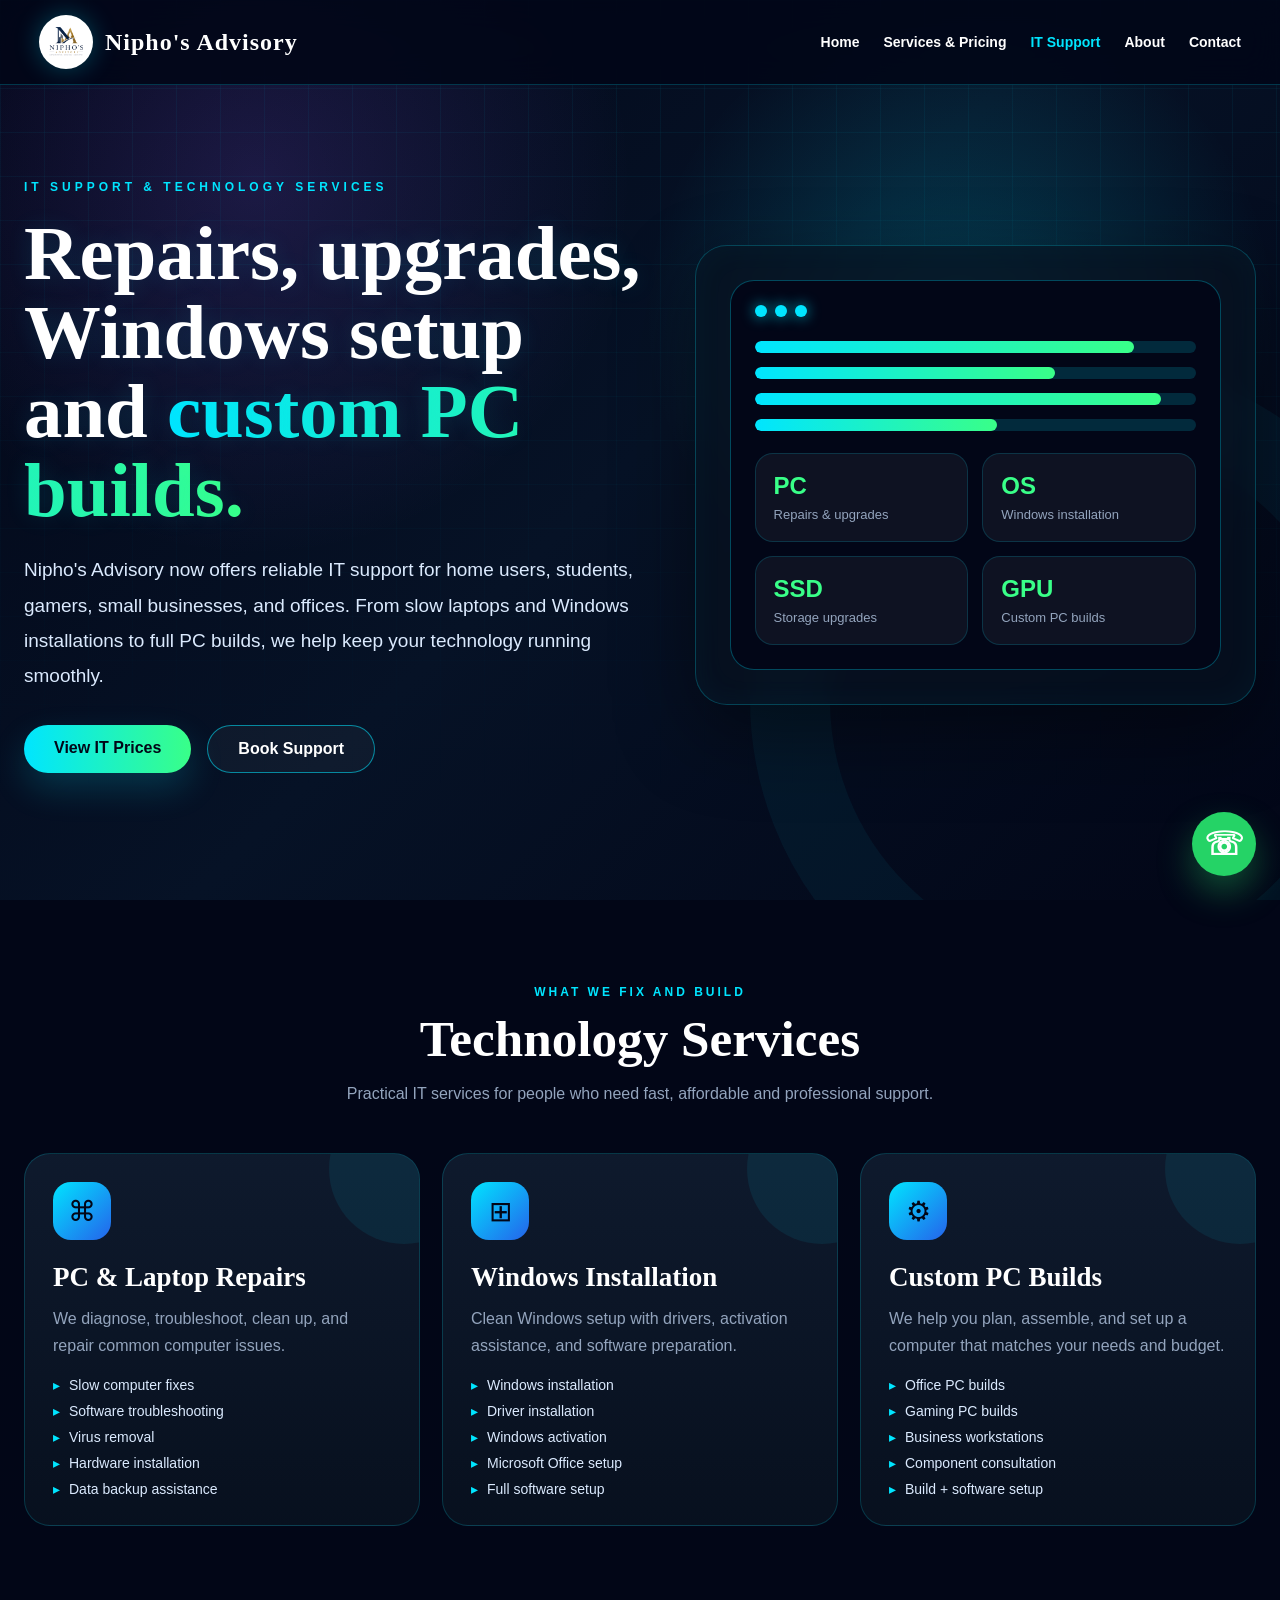
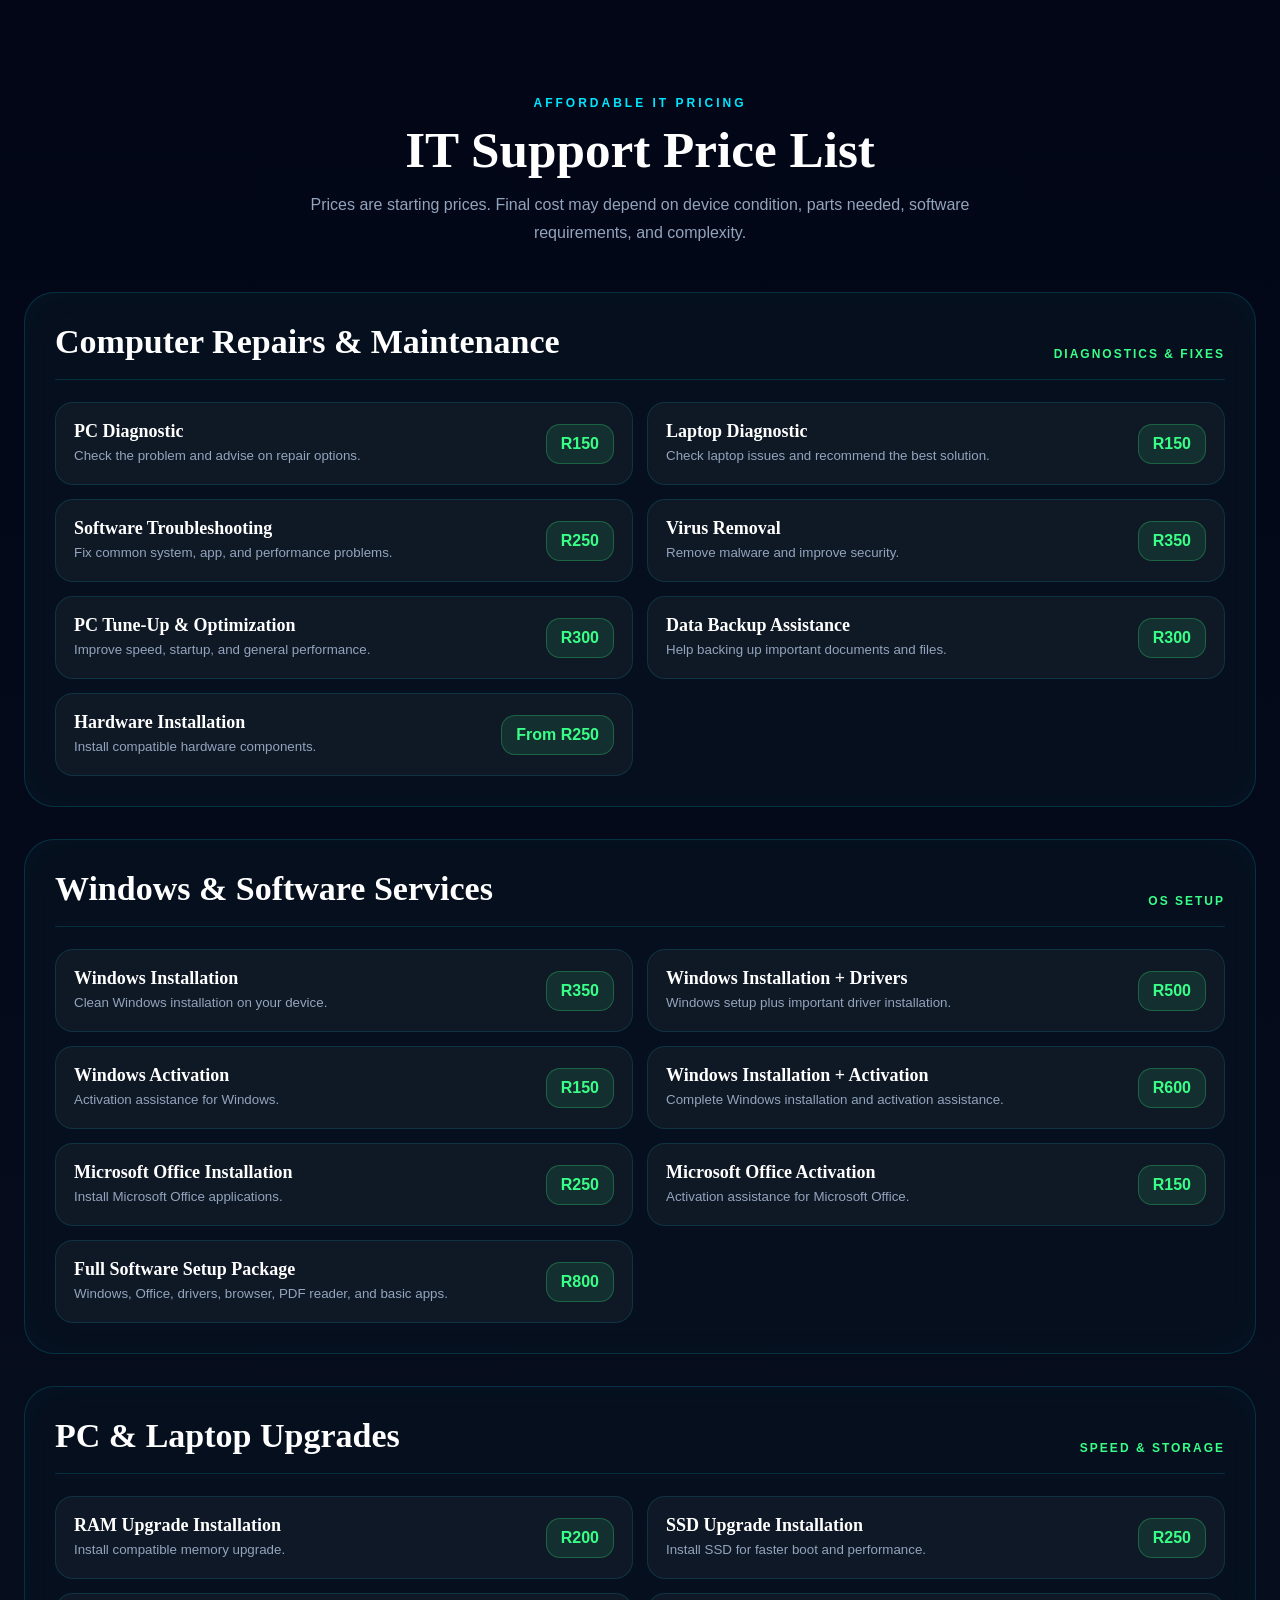
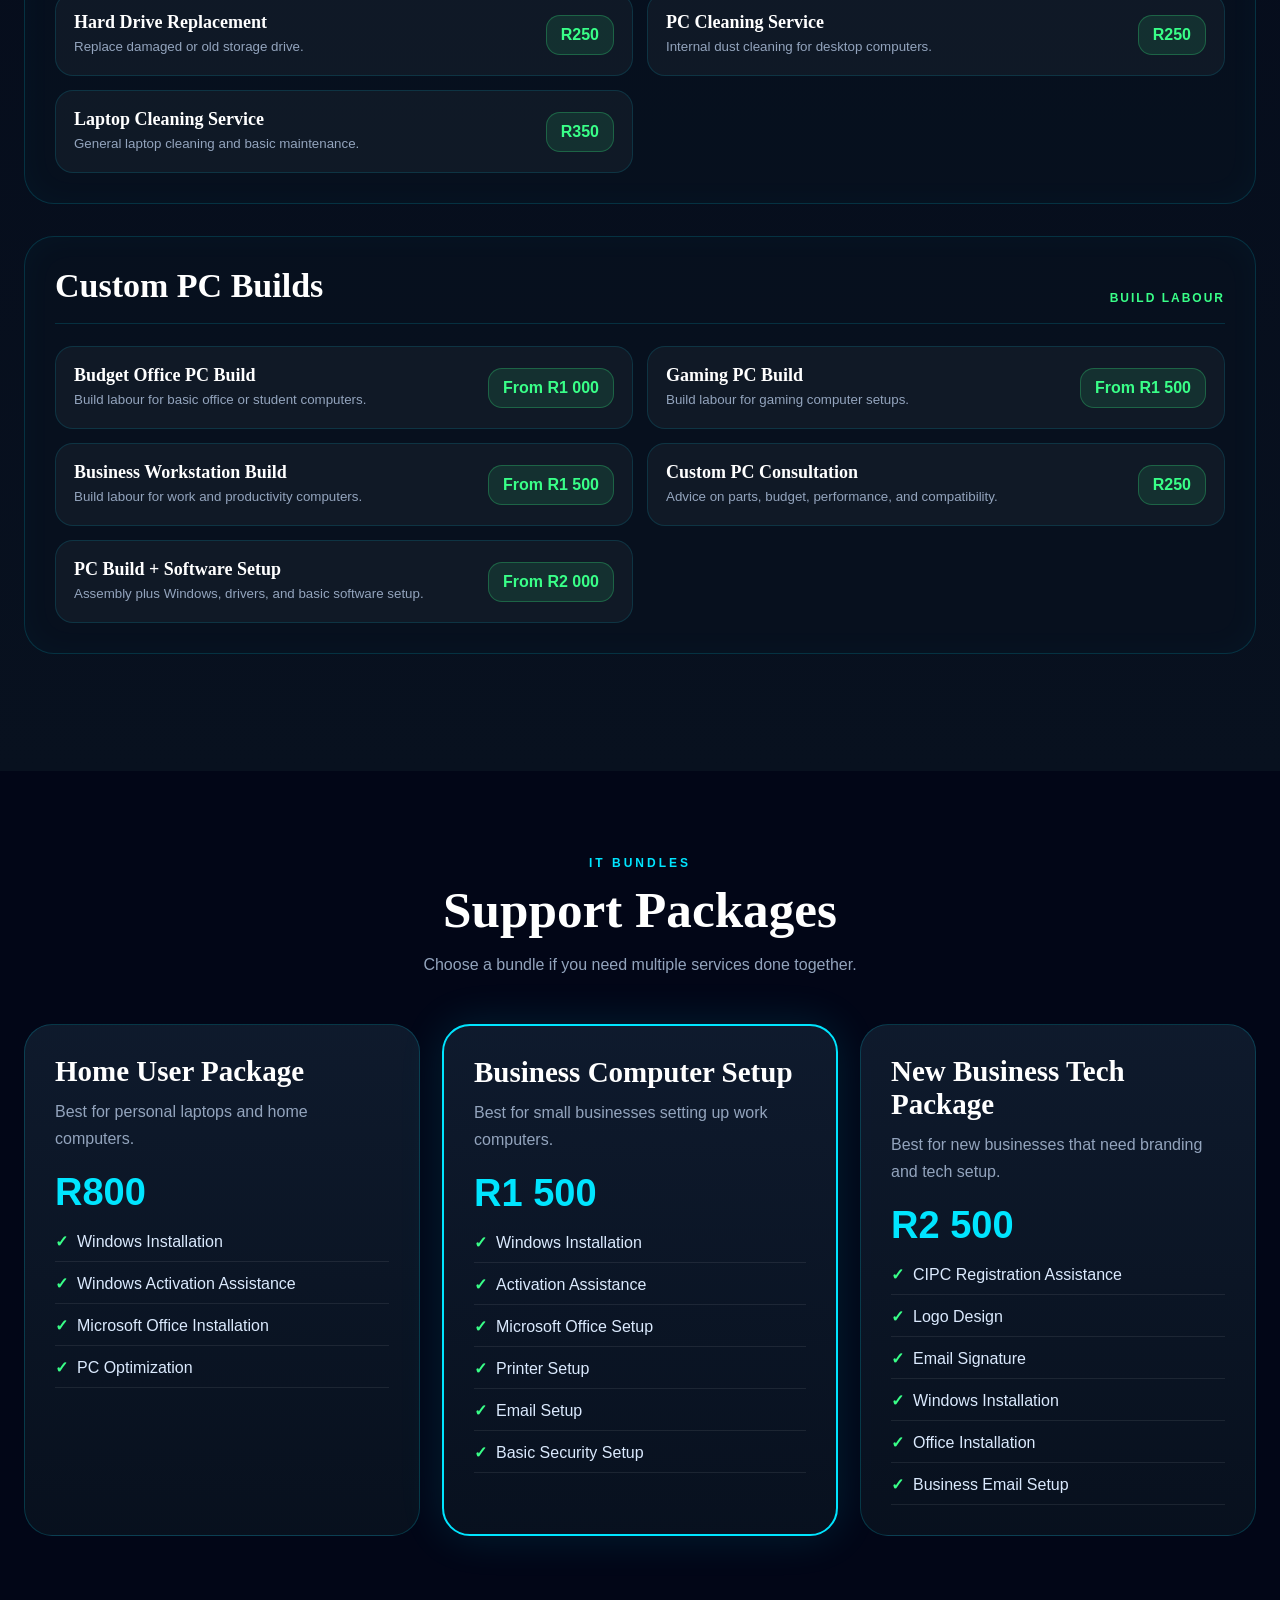
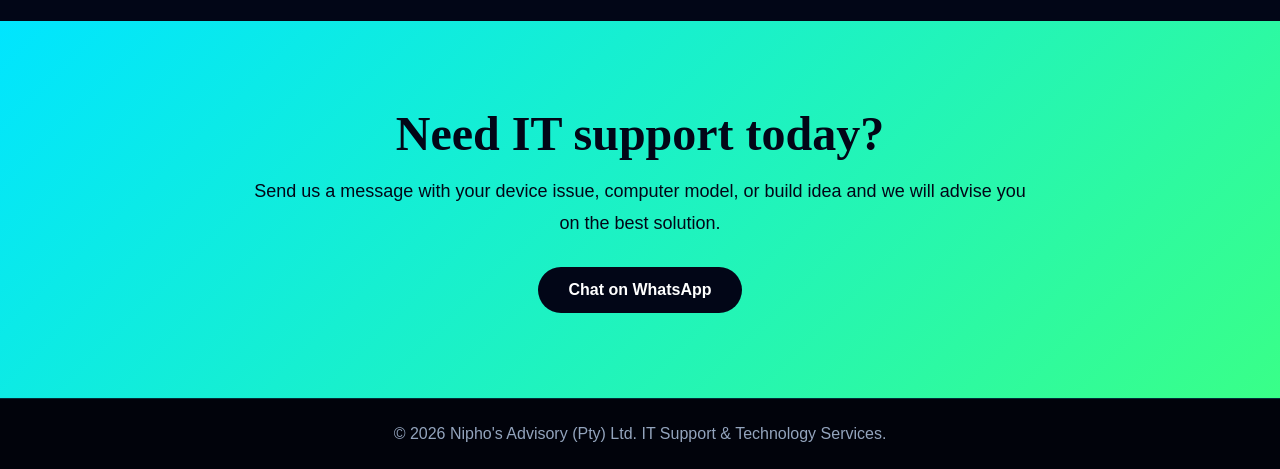
<file: it-support.html>
<!DOCTYPE html>
<html lang="en">
<head>
  <meta charset="UTF-8" />
  <meta name="viewport" content="width=device-width, initial-scale=1.0" />
  <title>Nipho's Advisory | IT Support</title>

  <style>
    * { margin: 0; padding: 0; box-sizing: border-box; }
    html { scroll-behavior: smooth; }
    body {
      font-family: Arial, Helvetica, sans-serif;
      background: #020617;
      color: #ffffff;
      overflow-x: hidden;
    }
    h1, h2, h3 { font-family: Georgia, 'Times New Roman', serif; }

    :root {
      --dark: #020617;
      --panel: #08111f;
      --panel2: #0f1b2e;
      --cyan: #00e5ff;
      --blue: #2563eb;
      --green: #39ff88;
      --purple: #8b5cf6;
      --text: #dbeafe;
      --muted: #93a4bd;
      --white: #ffffff;
    }

    header {
      width: 100%;
      position: fixed;
      top: 0;
      left: 0;
      z-index: 1000;
      background: rgba(2, 6, 23, 0.88);
      backdrop-filter: blur(16px);
      border-bottom: 1px solid rgba(0, 229, 255, 0.22);
    }

    .navbar {
      max-width: 1250px;
      margin: auto;
      padding: 15px 24px;
      display: flex;
      align-items: center;
      justify-content: space-between;
    }

    .logo-area {
      display: flex;
      align-items: center;
      gap: 12px;
      text-decoration: none;
      color: var(--white);
    }

    .logo-area img {
      width: 54px;
      height: 54px;
      border-radius: 50%;
      object-fit: contain;
      background: #ffffff;
      padding: 4px;
      box-shadow: 0 0 26px rgba(0,229,255,.28);
    }

    .logo-area span {
      font-family: Georgia, 'Times New Roman', serif;
      font-size: 24px;
      font-weight: bold;
      letter-spacing: 1px;
    }

    nav ul {
      list-style: none;
      display: flex;
      align-items: center;
      gap: 24px;
    }

    nav a {
      text-decoration: none;
      color: var(--white);
      font-weight: 700;
      font-size: 14px;
      transition: 0.3s ease;
    }

    nav a:hover, nav a.active { color: var(--cyan); }

    .hero {
      min-height: 100vh;
      padding: 140px 24px 90px;
      display: flex;
      align-items: center;
      position: relative;
      overflow: hidden;
      background:
        radial-gradient(circle at 75% 35%, rgba(0,229,255,.20), transparent 28%),
        radial-gradient(circle at 20% 20%, rgba(139,92,246,.18), transparent 30%),
        linear-gradient(135deg, #020617 0%, #061226 50%, #020617 100%);
    }

    .hero::before {
      content: '';
      position: absolute;
      inset: 0;
      background-image:
        linear-gradient(rgba(0,229,255,.06) 1px, transparent 1px),
        linear-gradient(90deg, rgba(0,229,255,.06) 1px, transparent 1px);
      background-size: 44px 44px;
      mask-image: linear-gradient(to bottom, black, transparent 90%);
    }

    .hero::after {
      content: '';
      position: absolute;
      width: 520px;
      height: 520px;
      right: -150px;
      bottom: -140px;
      border-radius: 50%;
      border: 80px solid rgba(0,229,255,.05);
    }

    .hero-inner {
      max-width: 1250px;
      width: 100%;
      margin: auto;
      display: grid;
      grid-template-columns: 1.05fr .95fr;
      gap: 50px;
      align-items: center;
      position: relative;
      z-index: 2;
    }

    .eyebrow {
      display: inline-block;
      color: var(--cyan);
      text-transform: uppercase;
      letter-spacing: 4px;
      font-weight: 900;
      font-size: 12px;
      margin-bottom: 20px;
    }

    .hero h1 {
      font-size: clamp(44px, 6vw, 78px);
      line-height: 1.03;
      margin-bottom: 22px;
      text-shadow: 0 0 25px rgba(0,229,255,.12);
    }

    .hero h1 span {
      background: linear-gradient(90deg, var(--cyan), var(--green));
      -webkit-background-clip: text;
      color: transparent;
    }

    .hero p {
      color: var(--text);
      font-size: 19px;
      line-height: 1.85;
      margin-bottom: 32px;
      max-width: 760px;
    }

    .hero-buttons {
      display: flex;
      gap: 16px;
      flex-wrap: wrap;
    }

    .btn {
      display: inline-block;
      padding: 14px 30px;
      border-radius: 40px;
      text-decoration: none;
      font-weight: 900;
      transition: .3s ease;
    }

    .btn-primary {
      background: linear-gradient(90deg, var(--cyan), var(--green));
      color: #020617;
      box-shadow: 0 15px 35px rgba(0,229,255,.18);
    }

    .btn-secondary {
      color: white;
      border: 1px solid rgba(0,229,255,.55);
      background: rgba(255,255,255,.04);
    }

    .btn:hover {
      transform: translateY(-4px);
      box-shadow: 0 20px 45px rgba(0,229,255,.22);
    }

    .tech-card {
      position: relative;
      background: rgba(8,17,31,.72);
      border: 1px solid rgba(0,229,255,.24);
      border-radius: 32px;
      padding: 34px;
      box-shadow: 0 30px 80px rgba(0,0,0,.4), inset 0 0 35px rgba(0,229,255,.04);
      backdrop-filter: blur(12px);
      overflow: hidden;
    }

    .tech-card::before {
      content: '';
      position: absolute;
      inset: 0;
      background: linear-gradient(120deg, transparent, rgba(0,229,255,.10), transparent);
      transform: translateX(-100%);
      animation: shine 4s infinite;
    }

    @keyframes shine {
      0% { transform: translateX(-100%); }
      45%,100% { transform: translateX(100%); }
    }

    .screen {
      background: #020617;
      border: 1px solid rgba(0,229,255,.3);
      border-radius: 24px;
      padding: 24px;
      position: relative;
      z-index: 2;
    }

    .screen-top {
      display: flex;
      gap: 8px;
      margin-bottom: 24px;
    }

    .dot {
      width: 12px;
      height: 12px;
      border-radius: 50%;
      background: var(--cyan);
      box-shadow: 0 0 14px rgba(0,229,255,.75);
    }

    .line {
      height: 12px;
      background: rgba(0,229,255,.16);
      border-radius: 20px;
      margin-bottom: 14px;
      overflow: hidden;
    }

    .line span {
      display: block;
      height: 100%;
      background: linear-gradient(90deg, var(--cyan), var(--green));
      border-radius: 20px;
    }

    .status-grid {
      display: grid;
      grid-template-columns: 1fr 1fr;
      gap: 14px;
      margin-top: 22px;
    }

    .status-box {
      background: rgba(255,255,255,.05);
      border: 1px solid rgba(0,229,255,.16);
      border-radius: 18px;
      padding: 18px;
    }

    .status-box strong {
      display: block;
      color: var(--green);
      font-size: 24px;
      margin-bottom: 5px;
    }

    .status-box span {
      color: var(--muted);
      font-size: 13px;
    }

    section { padding: 85px 24px; }
    .container { max-width: 1250px; margin: auto; }

    .section-title {
      text-align: center;
      margin-bottom: 45px;
    }

    .section-title .small {
      color: var(--cyan);
      text-transform: uppercase;
      letter-spacing: 3px;
      font-weight: 900;
      font-size: 12px;
      margin-bottom: 10px;
    }

    .section-title h2 {
      font-size: clamp(34px, 4vw, 52px);
      margin-bottom: 12px;
    }

    .section-title p {
      color: var(--muted);
      max-width: 760px;
      margin: auto;
      line-height: 1.75;
    }

    .services-section {
      background: #020617;
    }

    .services-grid {
      display: grid;
      grid-template-columns: repeat(3, 1fr);
      gap: 22px;
    }

    .service-card {
      background: linear-gradient(180deg, rgba(15,27,46,.95), rgba(8,17,31,.95));
      border: 1px solid rgba(0,229,255,.18);
      border-radius: 26px;
      padding: 28px;
      position: relative;
      overflow: hidden;
      transition: .3s ease;
    }

    .service-card::after {
      content: '';
      position: absolute;
      width: 150px;
      height: 150px;
      border-radius: 50%;
      background: rgba(0,229,255,.08);
      right: -60px;
      top: -60px;
    }

    .service-card:hover {
      transform: translateY(-8px);
      border-color: rgba(0,229,255,.55);
      box-shadow: 0 24px 60px rgba(0,229,255,.08);
    }

    .icon {
      width: 58px;
      height: 58px;
      border-radius: 18px;
      display: grid;
      place-items: center;
      background: linear-gradient(135deg, var(--cyan), var(--blue));
      color: #020617;
      font-size: 28px;
      margin-bottom: 22px;
      position: relative;
      z-index: 2;
    }

    .service-card h3 {
      font-size: 27px;
      margin-bottom: 12px;
      position: relative;
      z-index: 2;
    }

    .service-card p {
      color: var(--muted);
      line-height: 1.7;
      margin-bottom: 18px;
      position: relative;
      z-index: 2;
    }

    .service-card ul {
      list-style: none;
      display: grid;
      gap: 10px;
      position: relative;
      z-index: 2;
    }

    .service-card li {
      color: var(--text);
      font-size: 14px;
    }

    .service-card li::before {
      content: '▸';
      color: var(--cyan);
      margin-right: 9px;
    }

    .pricing-section {
      background: linear-gradient(180deg, #020617, #08111f);
    }

    .category {
      background: rgba(8,17,31,.86);
      border: 1px solid rgba(0,229,255,.16);
      border-radius: 30px;
      padding: 30px;
      margin-bottom: 32px;
      box-shadow: inset 0 0 35px rgba(0,229,255,.03);
    }

    .category-heading {
      display: flex;
      justify-content: space-between;
      gap: 20px;
      align-items: flex-end;
      margin-bottom: 22px;
      padding-bottom: 18px;
      border-bottom: 1px solid rgba(0,229,255,.15);
    }

    .category-heading h2 {
      font-size: 34px;
    }

    .category-heading span {
      color: var(--green);
      font-weight: 900;
      text-transform: uppercase;
      letter-spacing: 2px;
      font-size: 12px;
    }

    .price-list {
      display: grid;
      grid-template-columns: repeat(2, 1fr);
      gap: 14px;
    }

    .price-item {
      background: rgba(255,255,255,.04);
      border: 1px solid rgba(0,229,255,.13);
      border-radius: 18px;
      padding: 18px;
      display: grid;
      grid-template-columns: 1fr auto;
      gap: 14px;
      align-items: center;
      transition: .25s ease;
    }

    .price-item:hover {
      border-color: rgba(0,229,255,.5);
      transform: translateX(5px);
      background: rgba(0,229,255,.06);
    }

    .price-item h3 {
      font-size: 18px;
      margin-bottom: 4px;
    }

    .price-item small {
      color: var(--muted);
      line-height: 1.5;
    }

    .amount {
      background: rgba(57,255,136,.10);
      color: var(--green);
      border: 1px solid rgba(57,255,136,.25);
      border-radius: 14px;
      padding: 10px 14px;
      font-weight: 900;
      white-space: nowrap;
    }

    .packages-section {
      background: #020617;
    }

    .packages-grid {
      display: grid;
      grid-template-columns: repeat(3, 1fr);
      gap: 22px;
    }

    .package-card {
      background: linear-gradient(180deg, rgba(15,27,46,.96), rgba(8,17,31,.96));
      border: 1px solid rgba(0,229,255,.18);
      border-radius: 28px;
      padding: 30px;
      position: relative;
      overflow: hidden;
      transition: .3s ease;
    }

    .package-card.featured {
      border: 2px solid var(--cyan);
      box-shadow: 0 0 45px rgba(0,229,255,.12);
    }

    .package-card:hover { transform: translateY(-8px); }

    .package-card h3 {
      font-size: 29px;
      margin-bottom: 10px;
    }

    .package-card p {
      color: var(--muted);
      line-height: 1.7;
      margin-bottom: 18px;
    }

    .package-price {
      font-size: 38px;
      font-weight: 900;
      color: var(--cyan);
      margin-bottom: 18px;
    }

    .package-card ul {
      list-style: none;
      display: grid;
      gap: 12px;
    }

    .package-card li {
      color: var(--text);
      border-bottom: 1px solid rgba(255,255,255,.08);
      padding-bottom: 10px;
    }

    .package-card li::before {
      content: '✓';
      color: var(--green);
      margin-right: 9px;
      font-weight: 900;
    }

    .cta-section {
      background: linear-gradient(135deg, var(--cyan), var(--green));
      color: #020617;
      text-align: center;
    }

    .cta-section h2 { font-size: 48px; margin-bottom: 14px; }
    .cta-section p { max-width: 780px; margin: 0 auto 28px; font-size: 18px; line-height: 1.8; }
    .cta-section .btn { background: #020617; color: white; }

    .whatsapp-float {
      position: fixed;
      right: 24px;
      bottom: 24px;
      width: 64px;
      height: 64px;
      border-radius: 50%;
      background: #25d366;
      color: white;
      display: flex;
      align-items: center;
      justify-content: center;
      text-decoration: none;
      font-size: 32px;
      font-weight: 900;
      z-index: 2000;
      box-shadow: 0 16px 35px rgba(37,211,102,.35);
      transition: .3s ease;
    }

    .whatsapp-float:hover { transform: scale(1.08) translateY(-4px); }

    footer {
      padding: 26px 24px;
      text-align: center;
      color: #93a4bd;
      background: #01030b;
      border-top: 1px solid rgba(0,229,255,.18);
    }

    @media (max-width: 1000px) {
      .navbar { flex-direction: column; gap: 14px; }
      nav ul { gap: 16px; flex-wrap: wrap; justify-content: center; }
      .hero-inner, .services-grid, .packages-grid { grid-template-columns: 1fr; }
      .price-list { grid-template-columns: 1fr; }
      .category-heading { flex-direction: column; align-items: flex-start; }
    }

    @media (max-width: 650px) {
      .tech-card, .category, .package-card { padding: 22px; }
      .price-item { grid-template-columns: 1fr; }
      .amount { width: fit-content; }
      .status-grid { grid-template-columns: 1fr; }
      .whatsapp-float { width: 58px; height: 58px; right: 18px; bottom: 18px; }
    }
  </style>
</head>
<body>

  <header>
    <div class="navbar">
      <a href="index.html" class="logo-area">
        <img src="assets/logo.png" alt="Nipho's Advisory Logo">
        <span>Nipho's Advisory</span>
      </a>

      <nav>
        <ul>
          <li><a href="index.html">Home</a></li>
          <li><a href="services.html">Services & Pricing</a></li>
          <li><a href="it-support.html" class="active">IT Support</a></li>
          <li><a href="about.html">About</a></li>
          <li><a href="contact.html">Contact</a></li>
        </ul>
      </nav>
    </div>
  </header>

  <main>
    <section class="hero">
      <div class="hero-inner">
        <div>
          <div class="eyebrow">IT Support & Technology Services</div>
          <h1>Repairs, upgrades, Windows setup and <span>custom PC builds.</span></h1>
          <p>
            Nipho's Advisory now offers reliable IT support for home users, students, gamers, small businesses, and offices. From slow laptops and Windows installations to full PC builds, we help keep your technology running smoothly.
          </p>
          <div class="hero-buttons">
            <a href="#pricing" class="btn btn-primary">View IT Prices</a>
            <a href="contact.html" class="btn btn-secondary">Book Support</a>
          </div>
        </div>

        <div class="tech-card">
          <div class="screen">
            <div class="screen-top">
              <div class="dot"></div><div class="dot"></div><div class="dot"></div>
            </div>
            <div class="line"><span style="width: 86%"></span></div>
            <div class="line"><span style="width: 68%"></span></div>
            <div class="line"><span style="width: 92%"></span></div>
            <div class="line"><span style="width: 55%"></span></div>
            <div class="status-grid">
              <div class="status-box"><strong>PC</strong><span>Repairs & upgrades</span></div>
              <div class="status-box"><strong>OS</strong><span>Windows installation</span></div>
              <div class="status-box"><strong>SSD</strong><span>Storage upgrades</span></div>
              <div class="status-box"><strong>GPU</strong><span>Custom PC builds</span></div>
            </div>
          </div>
        </div>
      </div>
    </section>

    <section class="services-section">
      <div class="container">
        <div class="section-title">
          <div class="small">What we fix and build</div>
          <h2>Technology Services</h2>
          <p>Practical IT services for people who need fast, affordable and professional support.</p>
        </div>

        <div class="services-grid">
          <div class="service-card">
            <div class="icon">⌘</div>
            <h3>PC & Laptop Repairs</h3>
            <p>We diagnose, troubleshoot, clean up, and repair common computer issues.</p>
            <ul>
              <li>Slow computer fixes</li>
              <li>Software troubleshooting</li>
              <li>Virus removal</li>
              <li>Hardware installation</li>
              <li>Data backup assistance</li>
            </ul>
          </div>

          <div class="service-card">
            <div class="icon">⊞</div>
            <h3>Windows Installation</h3>
            <p>Clean Windows setup with drivers, activation assistance, and software preparation.</p>
            <ul>
              <li>Windows installation</li>
              <li>Driver installation</li>
              <li>Windows activation</li>
              <li>Microsoft Office setup</li>
              <li>Full software setup</li>
            </ul>
          </div>

          <div class="service-card">
            <div class="icon">⚙</div>
            <h3>Custom PC Builds</h3>
            <p>We help you plan, assemble, and set up a computer that matches your needs and budget.</p>
            <ul>
              <li>Office PC builds</li>
              <li>Gaming PC builds</li>
              <li>Business workstations</li>
              <li>Component consultation</li>
              <li>Build + software setup</li>
            </ul>
          </div>
        </div>
      </div>
    </section>

    <section class="pricing-section" id="pricing">
      <div class="container">
        <div class="section-title">
          <div class="small">Affordable IT pricing</div>
          <h2>IT Support Price List</h2>
          <p>Prices are starting prices. Final cost may depend on device condition, parts needed, software requirements, and complexity.</p>
        </div>

        <div class="category">
          <div class="category-heading">
            <h2>Computer Repairs & Maintenance</h2>
            <span>Diagnostics & fixes</span>
          </div>
          <div class="price-list">
            <div class="price-item"><div><h3>PC Diagnostic</h3><small>Check the problem and advise on repair options.</small></div><div class="amount">R150</div></div>
            <div class="price-item"><div><h3>Laptop Diagnostic</h3><small>Check laptop issues and recommend the best solution.</small></div><div class="amount">R150</div></div>
            <div class="price-item"><div><h3>Software Troubleshooting</h3><small>Fix common system, app, and performance problems.</small></div><div class="amount">R250</div></div>
            <div class="price-item"><div><h3>Virus Removal</h3><small>Remove malware and improve security.</small></div><div class="amount">R350</div></div>
            <div class="price-item"><div><h3>PC Tune-Up & Optimization</h3><small>Improve speed, startup, and general performance.</small></div><div class="amount">R300</div></div>
            <div class="price-item"><div><h3>Data Backup Assistance</h3><small>Help backing up important documents and files.</small></div><div class="amount">R300</div></div>
            <div class="price-item"><div><h3>Hardware Installation</h3><small>Install compatible hardware components.</small></div><div class="amount">From R250</div></div>
          </div>
        </div>

        <div class="category">
          <div class="category-heading">
            <h2>Windows & Software Services</h2>
            <span>OS setup</span>
          </div>
          <div class="price-list">
            <div class="price-item"><div><h3>Windows Installation</h3><small>Clean Windows installation on your device.</small></div><div class="amount">R350</div></div>
            <div class="price-item"><div><h3>Windows Installation + Drivers</h3><small>Windows setup plus important driver installation.</small></div><div class="amount">R500</div></div>
            <div class="price-item"><div><h3>Windows Activation</h3><small>Activation assistance for Windows.</small></div><div class="amount">R150</div></div>
            <div class="price-item"><div><h3>Windows Installation + Activation</h3><small>Complete Windows installation and activation assistance.</small></div><div class="amount">R600</div></div>
            <div class="price-item"><div><h3>Microsoft Office Installation</h3><small>Install Microsoft Office applications.</small></div><div class="amount">R250</div></div>
            <div class="price-item"><div><h3>Microsoft Office Activation</h3><small>Activation assistance for Microsoft Office.</small></div><div class="amount">R150</div></div>
            <div class="price-item"><div><h3>Full Software Setup Package</h3><small>Windows, Office, drivers, browser, PDF reader, and basic apps.</small></div><div class="amount">R800</div></div>
          </div>
        </div>

        <div class="category">
          <div class="category-heading">
            <h2>PC & Laptop Upgrades</h2>
            <span>Speed & storage</span>
          </div>
          <div class="price-list">
            <div class="price-item"><div><h3>RAM Upgrade Installation</h3><small>Install compatible memory upgrade.</small></div><div class="amount">R200</div></div>
            <div class="price-item"><div><h3>SSD Upgrade Installation</h3><small>Install SSD for faster boot and performance.</small></div><div class="amount">R250</div></div>
            <div class="price-item"><div><h3>Hard Drive Replacement</h3><small>Replace damaged or old storage drive.</small></div><div class="amount">R250</div></div>
            <div class="price-item"><div><h3>PC Cleaning Service</h3><small>Internal dust cleaning for desktop computers.</small></div><div class="amount">R250</div></div>
            <div class="price-item"><div><h3>Laptop Cleaning Service</h3><small>General laptop cleaning and basic maintenance.</small></div><div class="amount">R350</div></div>
          </div>
        </div>

        <div class="category">
          <div class="category-heading">
            <h2>Custom PC Builds</h2>
            <span>Build labour</span>
          </div>
          <div class="price-list">
            <div class="price-item"><div><h3>Budget Office PC Build</h3><small>Build labour for basic office or student computers.</small></div><div class="amount">From R1 000</div></div>
            <div class="price-item"><div><h3>Gaming PC Build</h3><small>Build labour for gaming computer setups.</small></div><div class="amount">From R1 500</div></div>
            <div class="price-item"><div><h3>Business Workstation Build</h3><small>Build labour for work and productivity computers.</small></div><div class="amount">From R1 500</div></div>
            <div class="price-item"><div><h3>Custom PC Consultation</h3><small>Advice on parts, budget, performance, and compatibility.</small></div><div class="amount">R250</div></div>
            <div class="price-item"><div><h3>PC Build + Software Setup</h3><small>Assembly plus Windows, drivers, and basic software setup.</small></div><div class="amount">From R2 000</div></div>
          </div>
        </div>
      </div>
    </section>

    <section class="packages-section">
      <div class="container">
        <div class="section-title">
          <div class="small">IT bundles</div>
          <h2>Support Packages</h2>
          <p>Choose a bundle if you need multiple services done together.</p>
        </div>

        <div class="packages-grid">
          <div class="package-card">
            <h3>Home User Package</h3>
            <p>Best for personal laptops and home computers.</p>
            <div class="package-price">R800</div>
            <ul>
              <li>Windows Installation</li>
              <li>Windows Activation Assistance</li>
              <li>Microsoft Office Installation</li>
              <li>PC Optimization</li>
            </ul>
          </div>

          <div class="package-card featured">
            <h3>Business Computer Setup</h3>
            <p>Best for small businesses setting up work computers.</p>
            <div class="package-price">R1 500</div>
            <ul>
              <li>Windows Installation</li>
              <li>Activation Assistance</li>
              <li>Microsoft Office Setup</li>
              <li>Printer Setup</li>
              <li>Email Setup</li>
              <li>Basic Security Setup</li>
            </ul>
          </div>

          <div class="package-card">
            <h3>New Business Tech Package</h3>
            <p>Best for new businesses that need branding and tech setup.</p>
            <div class="package-price">R2 500</div>
            <ul>
              <li>CIPC Registration Assistance</li>
              <li>Logo Design</li>
              <li>Email Signature</li>
              <li>Windows Installation</li>
              <li>Office Installation</li>
              <li>Business Email Setup</li>
            </ul>
          </div>
        </div>
      </div>
    </section>

    <section class="cta-section">
      <div class="container">
        <h2>Need IT support today?</h2>
        <p>Send us a message with your device issue, computer model, or build idea and we will advise you on the best solution.</p>
        <a href="https://wa.me/27664687222?text=Hello%20Nipho's%20Advisory%2C%20I%20need%20IT%20support%20for%20my%20computer." target="_blank" class="btn">Chat on WhatsApp</a>
      </div>
    </section>
  </main>

  <a class="whatsapp-float" href="https://wa.me/27664687222?text=Hello%20Nipho's%20Advisory%2C%20I%20need%20IT%20support%20for%20my%20computer." target="_blank" aria-label="Chat on WhatsApp">☏</a>

  <footer>
    <p>© 2026 Nipho's Advisory (Pty) Ltd. IT Support & Technology Services.</p>
  </footer>

</body>
</html>
</file>
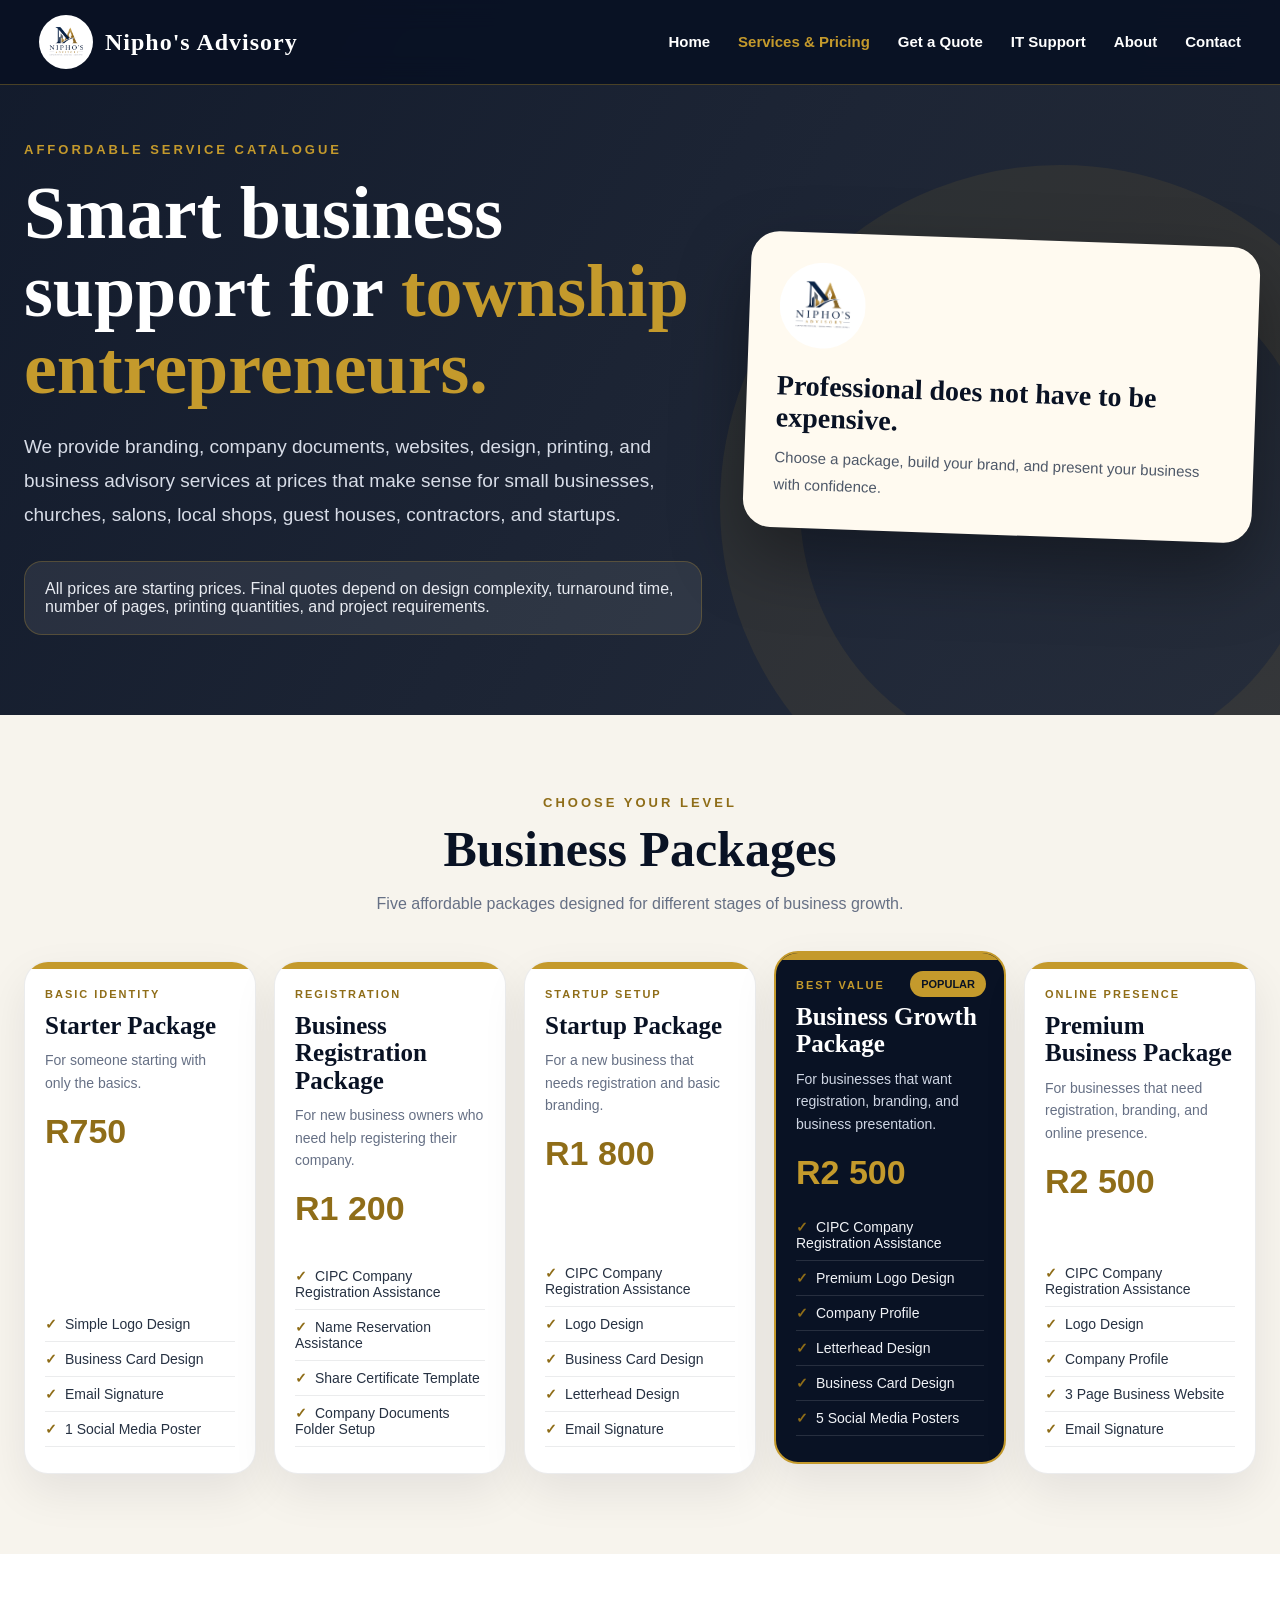
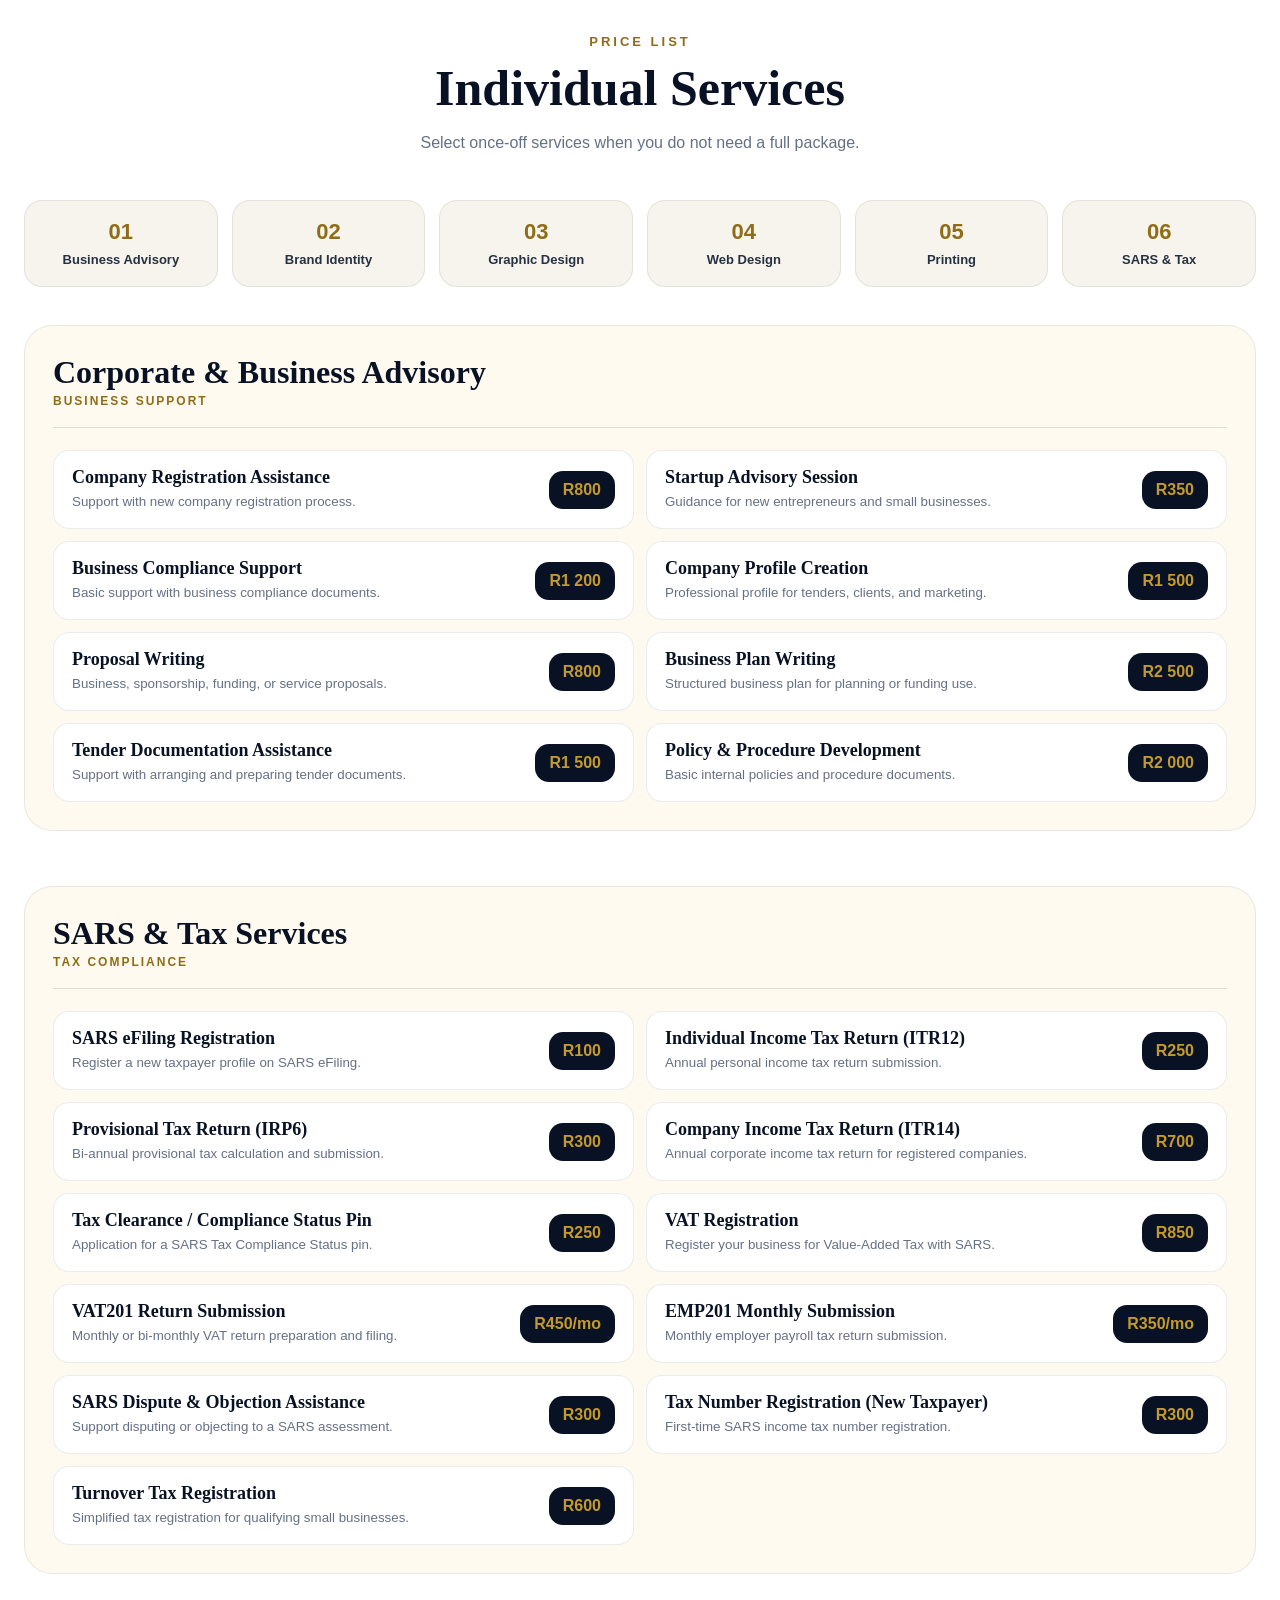
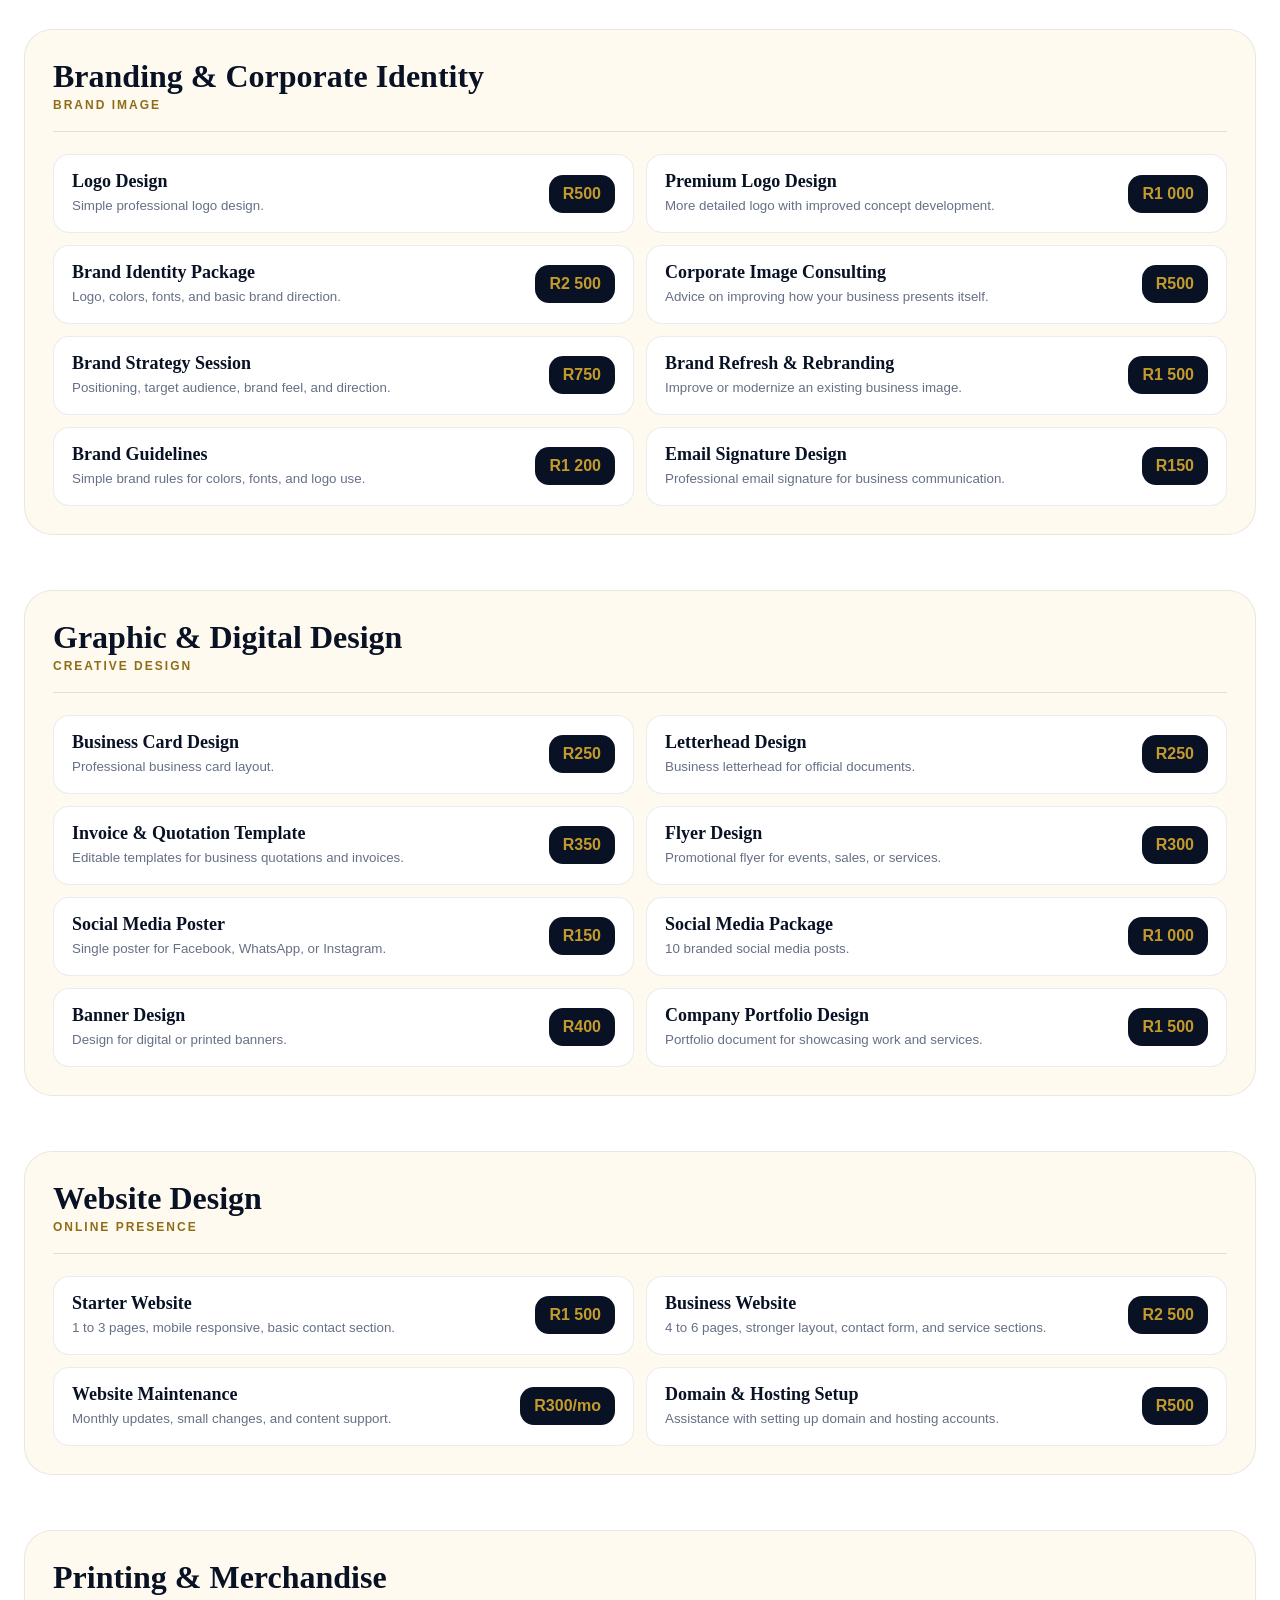
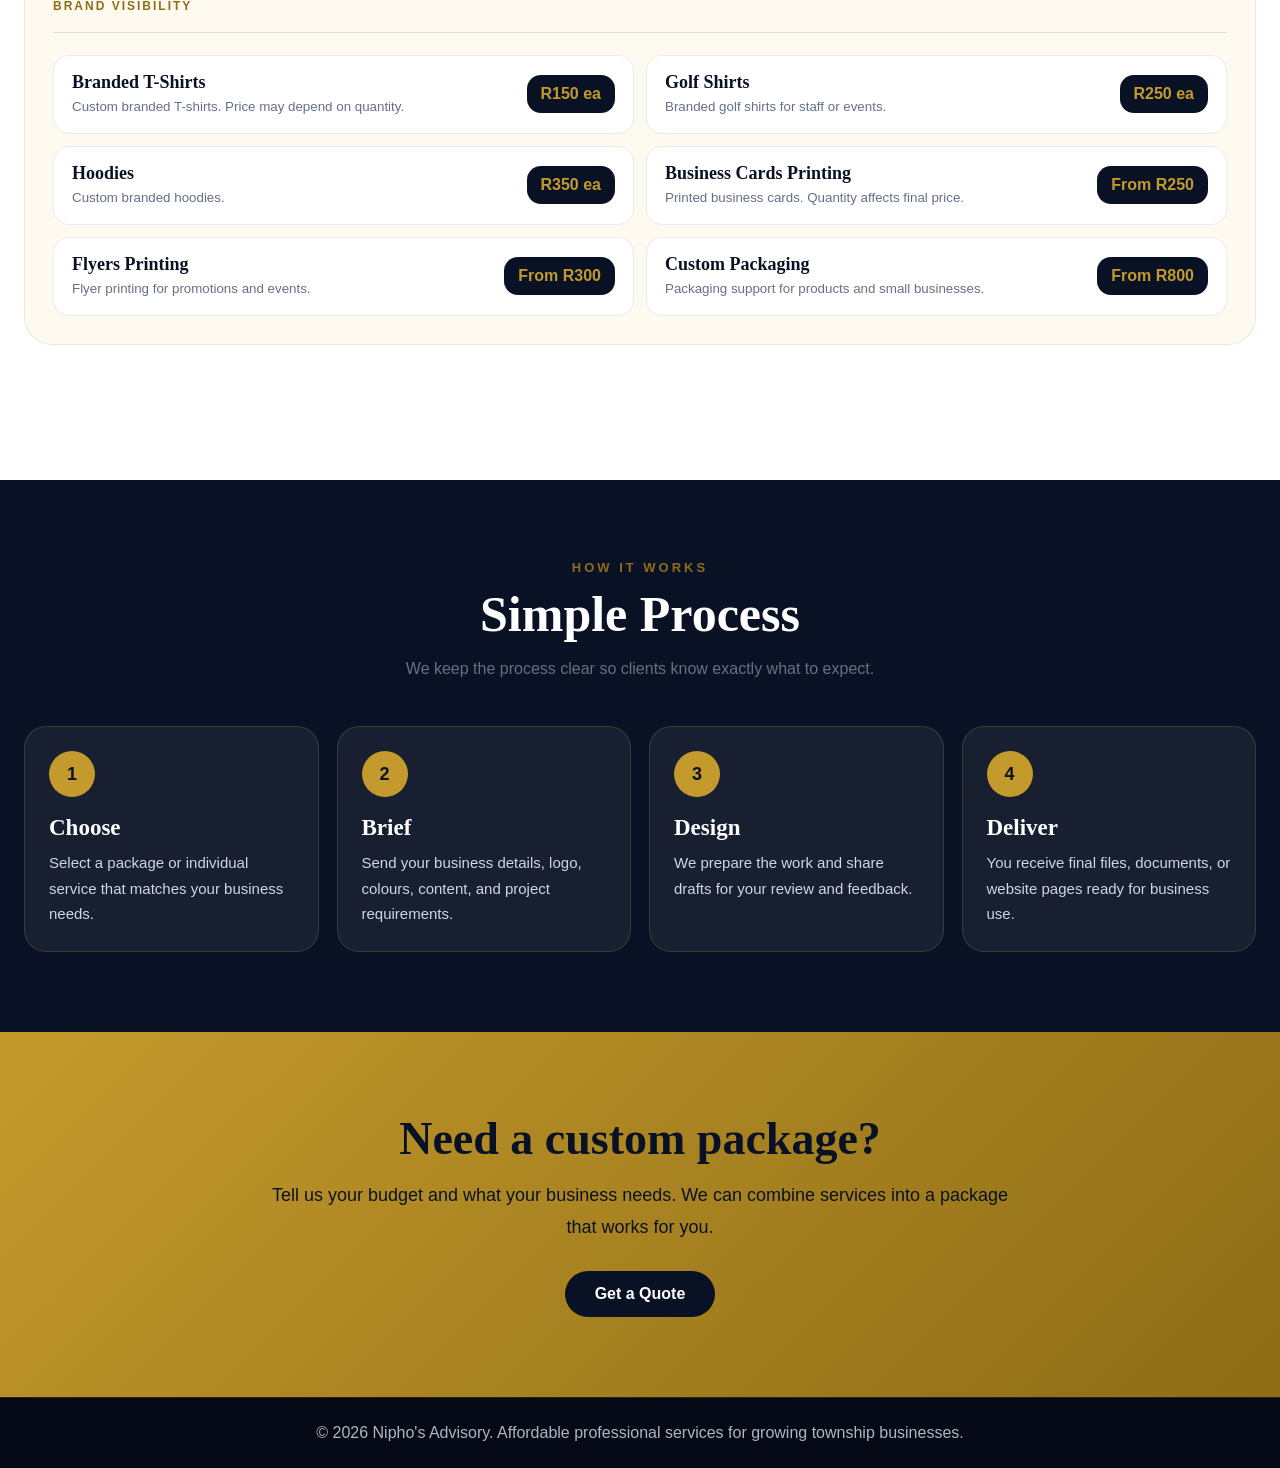
<file: services.html>
<!DOCTYPE html>
<html lang="en">
<head>
  <meta charset="UTF-8" />
  <meta name="viewport" content="width=device-width, initial-scale=1.0" />
  <title>Nipho's Advisory | Services & Pricing</title>

  <style>
    * { margin: 0; padding: 0; box-sizing: border-box; }
    html { scroll-behavior: smooth; }
    body {
      font-family: Arial, Helvetica, sans-serif;
      background: #f7f4ed;
      color: #091224;
      overflow-x: hidden;
    }
    h1, h2, h3 { font-family: Georgia, 'Times New Roman', serif; }

    :root {
      --navy: #091224;
      --navy2: #121d33;
      --cream: #f7f4ed;
      --cream2: #fffaf0;
      --gold: #c49a2c;
      --gold2: #8f6d18;
      --text: #263142;
      --muted: #667085;
      --white: #ffffff;
    }

    header {
      width: 100%;
      position: fixed;
      top: 0;
      left: 0;
      z-index: 1000;
      background: rgba(9, 18, 36, 0.94);
      backdrop-filter: blur(14px);
      border-bottom: 1px solid rgba(196, 154, 44, 0.35);
    }

    .navbar {
      max-width: 1250px;
      margin: auto;
      padding: 15px 24px;
      display: flex;
      align-items: center;
      justify-content: space-between;
    }

    .logo-area {
      display: flex;
      align-items: center;
      gap: 12px;
      text-decoration: none;
      color: var(--white);
    }

    .logo-area img {
      width: 54px;
      height: 54px;
      border-radius: 50%;
      object-fit: contain;
      background: #ffffff;
      padding: 4px;
    }

    .logo-area span {
      font-family: Georgia, 'Times New Roman', serif;
      font-size: 24px;
      font-weight: bold;
      letter-spacing: 1px;
    }

    nav ul {
      list-style: none;
      display: flex;
      align-items: center;
      gap: 28px;
    }

    nav a {
      text-decoration: none;
      color: var(--white);
      font-weight: 700;
      font-size: 15px;
      transition: 0.3s ease;
    }

    nav a:hover, nav a.active { color: var(--gold); }

    .hero {
      min-height: 76vh;
      padding: 140px 24px 80px;
      background:
        linear-gradient(120deg, rgba(9,18,36,.96), rgba(9,18,36,.88)),
        radial-gradient(circle at right, rgba(196,154,44,.32), transparent 35%);
      color: white;
      display: flex;
      align-items: center;
      position: relative;
      overflow: hidden;
    }

    .hero::after {
      content: '';
      position: absolute;
      width: 520px;
      height: 520px;
      right: -120px;
      bottom: -130px;
      border-radius: 50%;
      border: 80px solid rgba(196,154,44,.09);
    }

    .hero-inner {
      max-width: 1250px;
      margin: auto;
      display: grid;
      grid-template-columns: 1fr .75fr;
      gap: 45px;
      align-items: center;
      position: relative;
      z-index: 2;
    }

    .eyebrow {
      display: inline-block;
      color: var(--gold);
      text-transform: uppercase;
      letter-spacing: 3px;
      font-weight: 900;
      font-size: 13px;
      margin-bottom: 18px;
    }

    .hero h1 {
      font-size: clamp(42px, 6vw, 74px);
      line-height: 1.05;
      margin-bottom: 22px;
    }

    .hero h1 span { color: var(--gold); }

    .hero p {
      color: #d7dce7;
      font-size: 19px;
      line-height: 1.8;
      max-width: 780px;
      margin-bottom: 28px;
    }

    .hero-note {
      background: rgba(255,255,255,.08);
      border: 1px solid rgba(196,154,44,.28);
      border-radius: 18px;
      padding: 18px 20px;
      color: #e8ebf1;
      max-width: 760px;
    }

    .hero-card {
      background: var(--cream2);
      color: var(--navy);
      border-radius: 28px;
      padding: 30px;
      box-shadow: 0 30px 70px rgba(0,0,0,.35);
      transform: rotate(2deg);
    }

    .hero-card img {
      width: 86px;
      height: 86px;
      object-fit: contain;
      background: white;
      border-radius: 50%;
      padding: 6px;
      margin-bottom: 18px;
    }

    .hero-card h3 { font-size: 28px; margin-bottom: 10px; }
    .hero-card p { color: #4e5868; font-size: 15px; margin: 0; }

    section { padding: 80px 24px; }
    .container { max-width: 1250px; margin: auto; }

    .section-title {
      text-align: center;
      margin-bottom: 44px;
    }

    .section-title .small {
      color: var(--gold2);
      text-transform: uppercase;
      letter-spacing: 3px;
      font-weight: 900;
      font-size: 13px;
      margin-bottom: 10px;
    }

    .section-title h2 {
      font-size: clamp(34px, 4vw, 50px);
      margin-bottom: 12px;
    }

    .section-title p {
      color: var(--muted);
      max-width: 740px;
      margin: auto;
      line-height: 1.7;
    }

    .packages-section { background: var(--cream); }

    .packages-grid {
      display: grid;
      grid-template-columns: repeat(5, 1fr);
      gap: 18px;
    }

    .package-card {
      background: var(--white);
      border-radius: 24px;
      padding: 26px 20px;
      border: 1px solid rgba(9,18,36,.08);
      box-shadow: 0 18px 45px rgba(9,18,36,.08);
      position: relative;
      overflow: hidden;
      transition: .3s ease;
      min-height: 390px;
      display: flex;
      flex-direction: column;
    }

    .package-card::before {
      content: '';
      position: absolute;
      top: 0;
      left: 0;
      height: 7px;
      width: 100%;
      background: var(--gold);
    }

    .package-card:hover {
      transform: translateY(-8px);
      box-shadow: 0 28px 65px rgba(9,18,36,.13);
    }

    .package-card.featured {
      background: var(--navy);
      color: white;
      transform: translateY(-10px);
      border: 2px solid var(--gold);
    }

    .package-card.featured:hover { transform: translateY(-16px); }

    .package-label {
      color: var(--gold2);
      text-transform: uppercase;
      font-weight: 900;
      font-size: 11px;
      letter-spacing: 2px;
      margin-bottom: 12px;
    }

    .package-card.featured .package-label { color: var(--gold); }

    .package-card h3 {
      font-size: 25px;
      line-height: 1.1;
      margin-bottom: 10px;
    }

    .package-card p {
      color: var(--muted);
      font-size: 14px;
      line-height: 1.6;
      margin-bottom: 18px;
    }

    .package-card.featured p { color: #cfd6e4; }

    .price {
      font-size: 34px;
      color: var(--gold2);
      font-weight: 900;
      margin-bottom: 18px;
      font-family: Arial, Helvetica, sans-serif;
    }

    .package-card.featured .price { color: var(--gold); }

    .package-card ul {
      list-style: none;
      margin-top: auto;
    }

    .package-card li {
      color: var(--text);
      font-size: 14px;
      padding: 9px 0;
      border-bottom: 1px solid rgba(9,18,36,.08);
    }

    .package-card.featured li {
      color: #f1f3f7;
      border-bottom: 1px solid rgba(255,255,255,.12);
    }

    .package-card li::before {
      content: '✓';
      color: var(--gold2);
      font-weight: 900;
      margin-right: 8px;
    }

    .featured-badge {
      position: absolute;
      right: 18px;
      top: 18px;
      background: var(--gold);
      color: var(--navy);
      border-radius: 30px;
      padding: 7px 11px;
      font-size: 11px;
      font-weight: 900;
      text-transform: uppercase;
    }

    .services-section {
      background: #ffffff;
    }

    .service-tabs {
      display: grid;
      grid-template-columns: repeat(6, 1fr);
      gap: 14px;
      margin-bottom: 38px;
    }

    .tab-card {
      background: var(--cream);
      border-radius: 18px;
      padding: 18px;
      border: 1px solid rgba(9,18,36,.08);
      text-align: center;
    }

    .tab-card strong {
      color: var(--gold2);
      font-size: 22px;
      display: block;
      margin-bottom: 5px;
    }

    .tab-card span {
      color: var(--text);
      font-weight: 800;
      font-size: 13px;
    }

    .category {
      margin-bottom: 55px;
      background: var(--cream2);
      border: 1px solid rgba(9,18,36,.08);
      border-radius: 28px;
      padding: 28px;
    }

    .category-heading {
      display: flex;
      justify-content: space-between;
      gap: 20px;
      align-items: flex-end;
      margin-bottom: 22px;
      border-bottom: 1px solid rgba(9,18,36,.12);
      padding-bottom: 18px;
    }

    .category-heading h2 {
      font-size: 32px;
      color: var(--navy);
    }

    .category-heading span {
      color: var(--gold2);
      text-transform: uppercase;
      letter-spacing: 2px;
      font-size: 12px;
      font-weight: 900;
    }

    .price-list {
      display: grid;
      grid-template-columns: repeat(2, 1fr);
      gap: 12px;
    }

    .price-item {
      background: white;
      border-radius: 16px;
      padding: 16px 18px;
      display: grid;
      grid-template-columns: 1fr auto;
      gap: 15px;
      align-items: center;
      border: 1px solid rgba(9,18,36,.08);
      transition: .25s ease;
    }

    .price-item:hover {
      border-color: rgba(196,154,44,.6);
      transform: translateX(4px);
    }

    .price-item h3 {
      font-size: 18px;
      margin-bottom: 4px;
      color: var(--navy);
    }

    .price-item small {
      color: var(--muted);
      line-height: 1.5;
    }

    .amount {
      background: #091224;
      color: var(--gold);
      border-radius: 14px;
      padding: 10px 14px;
      font-weight: 900;
      white-space: nowrap;
    }

    .process-section {
      background: var(--navy);
      color: white;
    }

    .process-grid {
      display: grid;
      grid-template-columns: repeat(4, 1fr);
      gap: 18px;
    }

    .process-card {
      background: rgba(255,255,255,.06);
      border: 1px solid rgba(196,154,44,.22);
      border-radius: 22px;
      padding: 24px;
    }

    .process-card strong {
      width: 46px;
      height: 46px;
      display: grid;
      place-items: center;
      background: var(--gold);
      color: var(--navy);
      border-radius: 50%;
      margin-bottom: 18px;
      font-size: 18px;
    }

    .process-card h3 { font-size: 23px; margin-bottom: 9px; }
    .process-card p { color: #cfd6e4; line-height: 1.7; font-size: 15px; }

    .cta-section {
      background: linear-gradient(135deg, var(--gold), #8d6c16);
      color: var(--navy);
      text-align: center;
    }

    .cta-section h2 { font-size: 46px; margin-bottom: 14px; }
    .cta-section p { max-width: 760px; margin: 0 auto 28px; font-size: 18px; line-height: 1.8; }
    .btn {
      display: inline-block;
      padding: 14px 30px;
      border-radius: 40px;
      text-decoration: none;
      font-weight: 900;
      background: var(--navy);
      color: #ffffff;
      transition: .3s ease;
    }
    .btn:hover { transform: translateY(-3px); box-shadow: 0 14px 35px rgba(0,0,0,.2); }

    footer {
      padding: 26px 24px;
      text-align: center;
      color: #aeb6c5;
      background: #050915;
      border-top: 1px solid rgba(196,154,44,.18);
    }

    @media (max-width: 1100px) {
      .packages-grid { grid-template-columns: repeat(2, 1fr); }
      .service-tabs { grid-template-columns: repeat(3, 1fr); }
      .hero-inner { grid-template-columns: 1fr; }
      .hero-card { transform: none; }
    }

    @media (max-width: 760px) {
      .navbar { flex-direction: column; gap: 14px; }
      nav ul { gap: 16px; flex-wrap: wrap; justify-content: center; }
      .packages-grid, .price-list, .process-grid, .service-tabs { grid-template-columns: 1fr; }
      .package-card.featured { transform: none; }
      .category { padding: 20px; }
      .category-heading { flex-direction: column; align-items: flex-start; }
      .price-item { grid-template-columns: 1fr; }
      .amount { width: fit-content; }
    }
  </style>
</head>
<body>

  <header>
    <div class="navbar">
      <a href="index.html" class="logo-area">
        <img src="assets/logo.png" alt="Nipho's Advisory Logo">
        <span>Nipho's Advisory</span>
      </a>

      <nav>
        <ul>
          <li><a href="index.html">Home</a></li>
          <li><a href="services.html" class="active">Services & Pricing</a></li>
          <li><a href="quote.html">Get a Quote</a></li>
          <li><a href="it-support.html">IT Support</a></li>
          <li><a href="about.html">About</a></li>
          <li><a href="contact.html">Contact</a></li>
        </ul>
      </nav>
    </div>
  </header>

  <main>
    <section class="hero">
      <div class="hero-inner">
        <div>
          <div class="eyebrow">Affordable service catalogue</div>
          <h1>Smart business support for <span>township entrepreneurs.</span></h1>
          <p>
            We provide branding, company documents, websites, design, printing, and business advisory services at prices that make sense for small businesses, churches, salons, local shops, guest houses, contractors, and startups.
          </p>
          <div class="hero-note">
            All prices are starting prices. Final quotes depend on design complexity, turnaround time, number of pages, printing quantities, and project requirements.
          </div>
        </div>

        <div class="hero-card">
          <img src="assets/logo.png" alt="Nipho's Advisory Logo">
          <h3>Professional does not have to be expensive.</h3>
          <p>Choose a package, build your brand, and present your business with confidence.</p>
        </div>
      </div>
    </section>

    <section class="packages-section">
      <div class="container">
        <div class="section-title">
          <div class="small">Choose your level</div>
          <h2>Business Packages</h2>
          <p>Five affordable packages designed for different stages of business growth.</p>
        </div>

        <div class="packages-grid">
          <div class="package-card">
            <div class="package-label">Basic identity</div>
            <h3>Starter Package</h3>
            <p>For someone starting with only the basics.</p>
            <div class="price">R750</div>
            <ul>
              <li>Simple Logo Design</li>
              <li>Business Card Design</li>
              <li>Email Signature</li>
              <li>1 Social Media Poster</li>
            </ul>
          </div>

          <div class="package-card">
            <div class="package-label">Registration</div>
            <h3>Business Registration Package</h3>
            <p>For new business owners who need help registering their company.</p>
            <div class="price">R1 200</div>
            <ul>
              <li>CIPC Company Registration Assistance</li>
              <li>Name Reservation Assistance</li>
              <li>Share Certificate Template</li>
              <li>Company Documents Folder Setup</li>
            </ul>
          </div>

          <div class="package-card">
            <div class="package-label">Startup setup</div>
            <h3>Startup Package</h3>
            <p>For a new business that needs registration and basic branding.</p>
            <div class="price">R1 800</div>
            <ul>
              <li>CIPC Company Registration Assistance</li>
              <li>Logo Design</li>
              <li>Business Card Design</li>
              <li>Letterhead Design</li>
              <li>Email Signature</li>
            </ul>
          </div>

          <div class="package-card featured">
            <div class="featured-badge">Popular</div>
            <div class="package-label">Best value</div>
            <h3>Business Growth Package</h3>
            <p>For businesses that want registration, branding, and business presentation.</p>
            <div class="price">R2 500</div>
            <ul>
              <li>CIPC Company Registration Assistance</li>
              <li>Premium Logo Design</li>
              <li>Company Profile</li>
              <li>Letterhead Design</li>
              <li>Business Card Design</li>
              <li>5 Social Media Posters</li>
            </ul>
          </div>

          <div class="package-card">
            <div class="package-label">Online presence</div>
            <h3>Premium Business Package</h3>
            <p>For businesses that need registration, branding, and online presence.</p>
            <div class="price">R2 500</div>
            <ul>
              <li>CIPC Company Registration Assistance</li>
              <li>Logo Design</li>
              <li>Company Profile</li>
              <li>3 Page Business Website</li>
              <li>Email Signature</li>
            </ul>
          </div>
        </div>
      </div>
    </section>

    <section class="services-section">
      <div class="container">
        <div class="section-title">
          <div class="small">Price list</div>
          <h2>Individual Services</h2>
          <p>Select once-off services when you do not need a full package.</p>
        </div>

        <div class="service-tabs">
          <div class="tab-card"><strong>01</strong><span>Business Advisory</span></div>
          <div class="tab-card"><strong>02</strong><span>Brand Identity</span></div>
          <div class="tab-card"><strong>03</strong><span>Graphic Design</span></div>
          <div class="tab-card"><strong>04</strong><span>Web Design</span></div>
          <div class="tab-card"><strong>05</strong><span>Printing</span></div>
          <div class="tab-card"><strong>06</strong><span>SARS & Tax</span></div>
        </div>

        <div class="category">
          <div class="category-heading"><div><h2>Corporate & Business Advisory</h2><span>Business support</span></div></div>
          <div class="price-list">
            <div class="price-item"><div><h3>Company Registration Assistance</h3><small>Support with new company registration process.</small></div><div class="amount">R800</div></div>
            <div class="price-item"><div><h3>Startup Advisory Session</h3><small>Guidance for new entrepreneurs and small businesses.</small></div><div class="amount">R350</div></div>
            <div class="price-item"><div><h3>Business Compliance Support</h3><small>Basic support with business compliance documents.</small></div><div class="amount">R1 200</div></div>
            <div class="price-item"><div><h3>Company Profile Creation</h3><small>Professional profile for tenders, clients, and marketing.</small></div><div class="amount">R1 500</div></div>
            <div class="price-item"><div><h3>Proposal Writing</h3><small>Business, sponsorship, funding, or service proposals.</small></div><div class="amount">R800</div></div>
            <div class="price-item"><div><h3>Business Plan Writing</h3><small>Structured business plan for planning or funding use.</small></div><div class="amount">R2 500</div></div>
            <div class="price-item"><div><h3>Tender Documentation Assistance</h3><small>Support with arranging and preparing tender documents.</small></div><div class="amount">R1 500</div></div>
            <div class="price-item"><div><h3>Policy & Procedure Development</h3><small>Basic internal policies and procedure documents.</small></div><div class="amount">R2 000</div></div>
          </div>
        </div>

        <div class="category">
          <div class="category-heading"><div><h2>SARS & Tax Services</h2><span>Tax compliance</span></div></div>
          <div class="price-list">
            <div class="price-item"><div><h3>SARS eFiling Registration</h3><small>Register a new taxpayer profile on SARS eFiling.</small></div><div class="amount">R100</div></div>
            <div class="price-item"><div><h3>Individual Income Tax Return (ITR12)</h3><small>Annual personal income tax return submission.</small></div><div class="amount">R250</div></div>
            <div class="price-item"><div><h3>Provisional Tax Return (IRP6)</h3><small>Bi-annual provisional tax calculation and submission.</small></div><div class="amount">R300</div></div>
            <div class="price-item"><div><h3>Company Income Tax Return (ITR14)</h3><small>Annual corporate income tax return for registered companies.</small></div><div class="amount">R700</div></div>
            <div class="price-item"><div><h3>Tax Clearance / Compliance Status Pin</h3><small>Application for a SARS Tax Compliance Status pin.</small></div><div class="amount">R250</div></div>
            <div class="price-item"><div><h3>VAT Registration</h3><small>Register your business for Value-Added Tax with SARS.</small></div><div class="amount">R850</div></div>
            <div class="price-item"><div><h3>VAT201 Return Submission</h3><small>Monthly or bi-monthly VAT return preparation and filing.</small></div><div class="amount">R450/mo</div></div>
            <div class="price-item"><div><h3>EMP201 Monthly Submission</h3><small>Monthly employer payroll tax return submission.</small></div><div class="amount">R350/mo</div></div>
            <div class="price-item"><div><h3>SARS Dispute & Objection Assistance</h3><small>Support disputing or objecting to a SARS assessment.</small></div><div class="amount">R300</div></div>
            <div class="price-item"><div><h3>Tax Number Registration (New Taxpayer)</h3><small>First-time SARS income tax number registration.</small></div><div class="amount">R300</div></div>
            <div class="price-item"><div><h3>Turnover Tax Registration</h3><small>Simplified tax registration for qualifying small businesses.</small></div><div class="amount">R600</div></div>
          </div>
        </div>

        <div class="category">
          <div class="category-heading"><div><h2>Branding & Corporate Identity</h2><span>Brand image</span></div></div>
          <div class="price-list">
            <div class="price-item"><div><h3>Logo Design</h3><small>Simple professional logo design.</small></div><div class="amount">R500</div></div>
            <div class="price-item"><div><h3>Premium Logo Design</h3><small>More detailed logo with improved concept development.</small></div><div class="amount">R1 000</div></div>
            <div class="price-item"><div><h3>Brand Identity Package</h3><small>Logo, colors, fonts, and basic brand direction.</small></div><div class="amount">R2 500</div></div>
            <div class="price-item"><div><h3>Corporate Image Consulting</h3><small>Advice on improving how your business presents itself.</small></div><div class="amount">R500</div></div>
            <div class="price-item"><div><h3>Brand Strategy Session</h3><small>Positioning, target audience, brand feel, and direction.</small></div><div class="amount">R750</div></div>
            <div class="price-item"><div><h3>Brand Refresh & Rebranding</h3><small>Improve or modernize an existing business image.</small></div><div class="amount">R1 500</div></div>
            <div class="price-item"><div><h3>Brand Guidelines</h3><small>Simple brand rules for colors, fonts, and logo use.</small></div><div class="amount">R1 200</div></div>
            <div class="price-item"><div><h3>Email Signature Design</h3><small>Professional email signature for business communication.</small></div><div class="amount">R150</div></div>
          </div>
        </div>

        <div class="category">
          <div class="category-heading"><div><h2>Graphic & Digital Design</h2><span>Creative design</span></div></div>
          <div class="price-list">
            <div class="price-item"><div><h3>Business Card Design</h3><small>Professional business card layout.</small></div><div class="amount">R250</div></div>
            <div class="price-item"><div><h3>Letterhead Design</h3><small>Business letterhead for official documents.</small></div><div class="amount">R250</div></div>
            <div class="price-item"><div><h3>Invoice & Quotation Template</h3><small>Editable templates for business quotations and invoices.</small></div><div class="amount">R350</div></div>
            <div class="price-item"><div><h3>Flyer Design</h3><small>Promotional flyer for events, sales, or services.</small></div><div class="amount">R300</div></div>
            <div class="price-item"><div><h3>Social Media Poster</h3><small>Single poster for Facebook, WhatsApp, or Instagram.</small></div><div class="amount">R150</div></div>
            <div class="price-item"><div><h3>Social Media Package</h3><small>10 branded social media posts.</small></div><div class="amount">R1 000</div></div>
            <div class="price-item"><div><h3>Banner Design</h3><small>Design for digital or printed banners.</small></div><div class="amount">R400</div></div>
            <div class="price-item"><div><h3>Company Portfolio Design</h3><small>Portfolio document for showcasing work and services.</small></div><div class="amount">R1 500</div></div>
          </div>
        </div>

        <div class="category">
          <div class="category-heading"><div><h2>Website Design</h2><span>Online presence</span></div></div>
          <div class="price-list">
            <div class="price-item"><div><h3>Starter Website</h3><small>1 to 3 pages, mobile responsive, basic contact section.</small></div><div class="amount">R1 500</div></div>
            <div class="price-item"><div><h3>Business Website</h3><small>4 to 6 pages, stronger layout, contact form, and service sections.</small></div><div class="amount">R2 500</div></div>
            <div class="price-item"><div><h3>Website Maintenance</h3><small>Monthly updates, small changes, and content support.</small></div><div class="amount">R300/mo</div></div>
            <div class="price-item"><div><h3>Domain & Hosting Setup</h3><small>Assistance with setting up domain and hosting accounts.</small></div><div class="amount">R500</div></div>
          </div>
        </div>

        <div class="category">
          <div class="category-heading"><div><h2>Printing & Merchandise</h2><span>Brand visibility</span></div></div>
          <div class="price-list">
            <div class="price-item"><div><h3>Branded T-Shirts</h3><small>Custom branded T-shirts. Price may depend on quantity.</small></div><div class="amount">R150 ea</div></div>
            <div class="price-item"><div><h3>Golf Shirts</h3><small>Branded golf shirts for staff or events.</small></div><div class="amount">R250 ea</div></div>
            <div class="price-item"><div><h3>Hoodies</h3><small>Custom branded hoodies.</small></div><div class="amount">R350 ea</div></div>
            <div class="price-item"><div><h3>Business Cards Printing</h3><small>Printed business cards. Quantity affects final price.</small></div><div class="amount">From R250</div></div>
            <div class="price-item"><div><h3>Flyers Printing</h3><small>Flyer printing for promotions and events.</small></div><div class="amount">From R300</div></div>
            <div class="price-item"><div><h3>Custom Packaging</h3><small>Packaging support for products and small businesses.</small></div><div class="amount">From R800</div></div>
          </div>
        </div>
      </div>
    </section>

    <section class="process-section">
      <div class="container">
        <div class="section-title">
          <div class="small">How it works</div>
          <h2>Simple Process</h2>
          <p>We keep the process clear so clients know exactly what to expect.</p>
        </div>

        <div class="process-grid">
          <div class="process-card"><strong>1</strong><h3>Choose</h3><p>Select a package or individual service that matches your business needs.</p></div>
          <div class="process-card"><strong>2</strong><h3>Brief</h3><p>Send your business details, logo, colours, content, and project requirements.</p></div>
          <div class="process-card"><strong>3</strong><h3>Design</h3><p>We prepare the work and share drafts for your review and feedback.</p></div>
          <div class="process-card"><strong>4</strong><h3>Deliver</h3><p>You receive final files, documents, or website pages ready for business use.</p></div>
        </div>
      </div>
    </section>

    <section class="cta-section">
      <div class="container">
        <h2>Need a custom package?</h2>
        <p>Tell us your budget and what your business needs. We can combine services into a package that works for you.</p>
        <a href="quote.html" class="btn">Get a Quote</a>
      </div>
    </section>
  </main>

  <footer>
    <p>© 2026 Nipho's Advisory. Affordable professional services for growing township businesses.</p>
  </footer>

</body>
</html>
</file>
